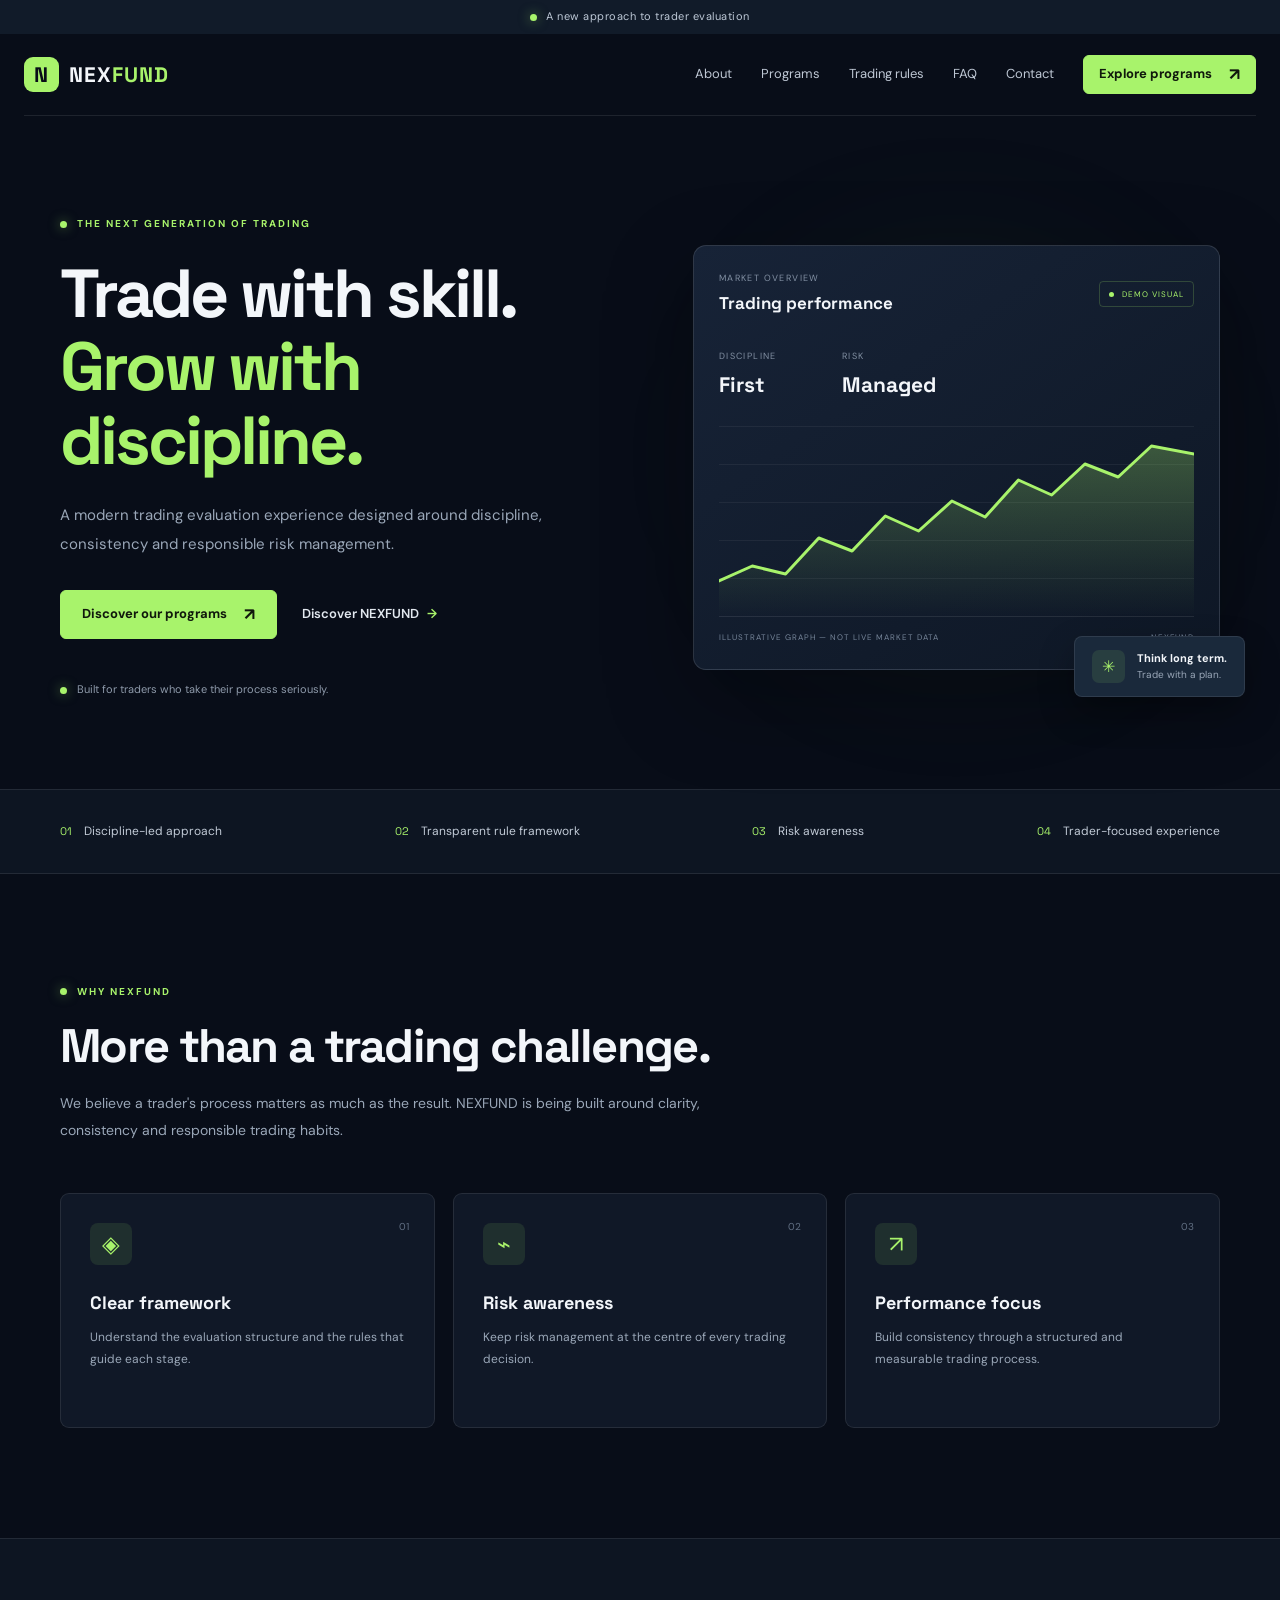
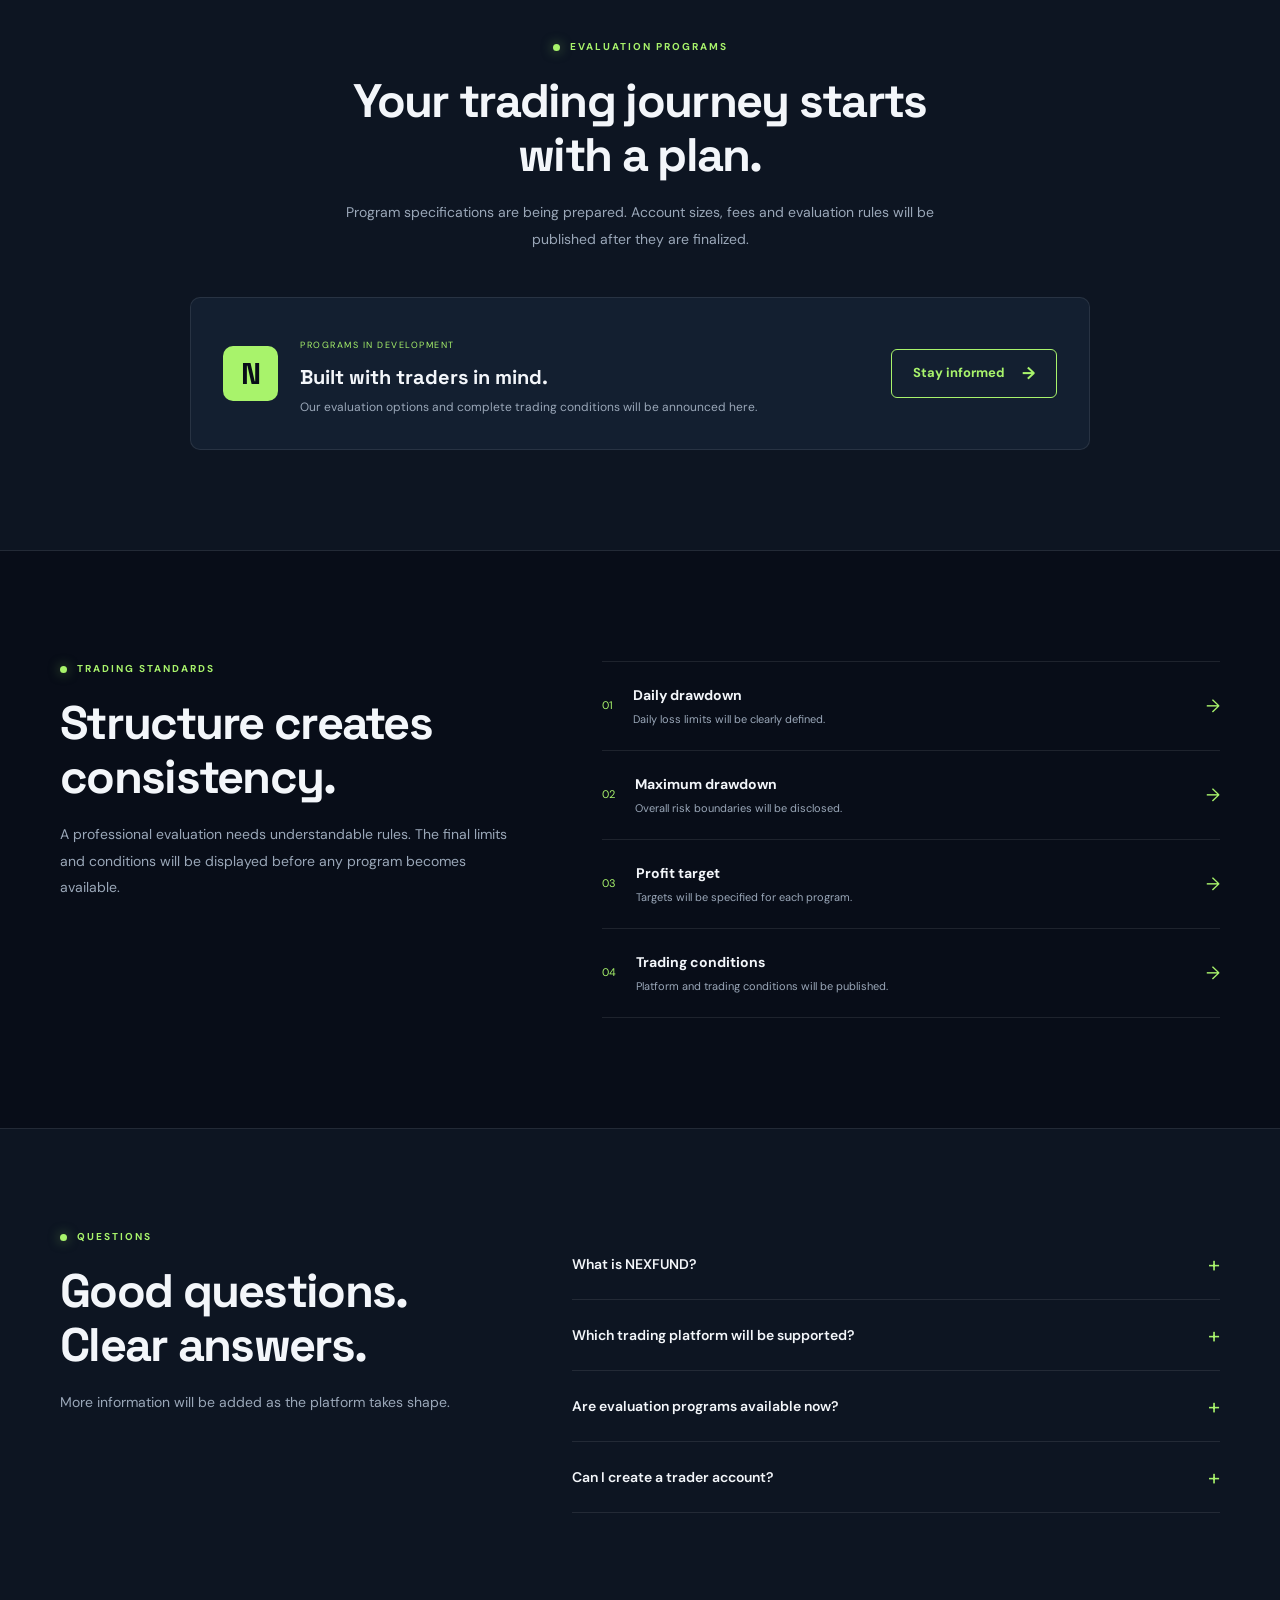
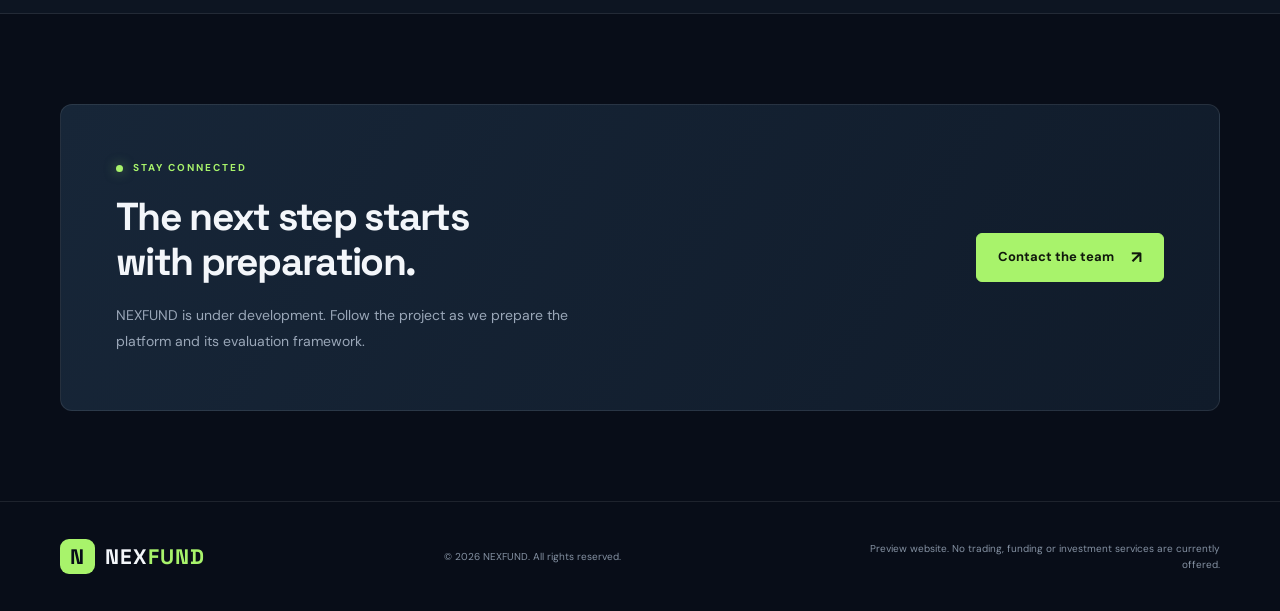
<file: index.html>
<!DOCTYPE html>
<html lang="en">
<head>
  <meta charset="UTF-8">
  <meta name="viewport" content="width=device-width, initial-scale=1.0">
  <meta name="theme-color" content="#080d18">
  <meta name="description" content="NEXFUND — A modern trading evaluation platform built for disciplined traders.">
  <title>NEXFUND | Trade With Purpose</title>
  <link rel="preconnect" href="https://fonts.googleapis.com">
  <link rel="preconnect" href="https://fonts.gstatic.com" crossorigin>
  <link href="https://fonts.googleapis.com/css2?family=DM+Sans:wght@400;500;600;700&family=Space+Grotesk:wght@400;500;600;700&display=swap" rel="stylesheet">
  <link rel="stylesheet" href="styles.css">
  <script src="script.js" defer></script>
</head>
<body>
  <div class="announcement">
    <span class="status-dot"></span>
    A new approach to trader evaluation
  </div>

  <header class="site-header">
    <a class="brand" href="#home" aria-label="NEXFUND home">
      <span class="brand-mark">N</span>
      <span>NEX<span>FUND</span></span>
    </a>

    <button class="menu-toggle" id="menuToggle" aria-label="Open navigation" aria-expanded="false">
      <span></span><span></span><span></span>
    </button>

    <nav class="navigation" id="navigation">
      <a href="#about">About</a>
      <a href="#programs">Programs</a>
      <a href="#rules">Trading rules</a>
      <a href="#faq">FAQ</a>
      <a class="nav-login" href="#contact">Contact</a>
      <a class="button button-small" href="#programs">Explore programs <span>↗</span></a>
    </nav>
  </header>

  <main>
    <section class="hero section-container" id="home">
      <div class="hero-copy">
        <div class="eyebrow"><span></span> THE NEXT GENERATION OF TRADING</div>
        <h1>Trade with skill.<br><span>Grow with discipline.</span></h1>
        <p class="hero-description">
          A modern trading evaluation experience designed around
          discipline, consistency and responsible risk management.
        </p>
        <div class="hero-actions">
          <a class="button" href="#programs">Discover our programs <span>↗</span></a>
          <a class="text-link" href="#about">Discover NEXFUND <span>→</span></a>
        </div>
        <div class="hero-note">
          <span class="status-dot"></span>
          Built for traders who take their process seriously.
        </div>
      </div>

      <div class="hero-visual">
        <div class="visual-glow"></div>
        <div class="chart-card">
          <div class="chart-top">
            <div>
              <span class="muted-label">MARKET OVERVIEW</span>
              <h3>Trading performance</h3>
            </div>
            <span class="live-tag"><i></i> DEMO VISUAL</span>
          </div>
          <div class="chart-stats">
            <div>
              <span class="muted-label">DISCIPLINE</span>
              <strong>First</strong>
            </div>
            <div>
              <span class="muted-label">RISK</span>
              <strong>Managed</strong>
            </div>
          </div>
          <div class="chart">
            <div class="chart-grid"></div>
            <svg viewBox="0 0 500 190" preserveAspectRatio="none" role="img" aria-label="Illustrative upward trading chart">
              <defs>
                <linearGradient id="chartFill" x1="0" x2="0" y1="0" y2="1">
                  <stop offset="0%" stop-color="#a8f36b" stop-opacity=".28"/>
                  <stop offset="100%" stop-color="#a8f36b" stop-opacity="0"/>
                </linearGradient>
              </defs>
              <path class="chart-area" d="M0 155 L35 140 L70 148 L105 112 L140 125 L175 90 L210 105 L245 75 L280 91 L315 54 L350 69 L385 38 L420 51 L455 20 L500 28 L500 190 L0 190 Z"/>
              <path class="chart-line" d="M0 155 L35 140 L70 148 L105 112 L140 125 L175 90 L210 105 L245 75 L280 91 L315 54 L350 69 L385 38 L420 51 L455 20 L500 28"/>
            </svg>
          </div>
          <div class="chart-bottom">
            <span>ILLUSTRATIVE GRAPH — NOT LIVE MARKET DATA</span>
            <span>NEXFUND</span>
          </div>
        </div>
        <div class="floating-label">
          <span class="floating-icon">✳</span>
          <div><strong>Think long term.</strong><small>Trade with a plan.</small></div>
        </div>
      </div>
    </section>

    <section class="trust-strip">
      <div><span>01</span> Discipline-led approach</div>
      <div><span>02</span> Transparent rule framework</div>
      <div><span>03</span> Risk awareness</div>
      <div><span>04</span> Trader-focused experience</div>
    </section>

    <section class="content-section section-container" id="about">
      <div class="section-heading">
        <div class="eyebrow"><span></span> WHY NEXFUND</div>
        <h2>More than a trading challenge.</h2>
        <p>We believe a trader's process matters as much as the result. NEXFUND is being built around clarity, consistency and responsible trading habits.</p>
      </div>
      <div class="feature-grid">
        <article class="feature-card">
          <span class="feature-number">01</span>
          <div class="feature-icon">◈</div>
          <h3>Clear framework</h3>
          <p>Understand the evaluation structure and the rules that guide each stage.</p>
        </article>
        <article class="feature-card">
          <span class="feature-number">02</span>
          <div class="feature-icon">⌁</div>
          <h3>Risk awareness</h3>
          <p>Keep risk management at the centre of every trading decision.</p>
        </article>
        <article class="feature-card">
          <span class="feature-number">03</span>
          <div class="feature-icon">↗</div>
          <h3>Performance focus</h3>
          <p>Build consistency through a structured and measurable trading process.</p>
        </article>
      </div>
    </section>

    <section class="program-section" id="programs">
      <div class="section-container">
        <div class="section-heading centered">
          <div class="eyebrow"><span></span> EVALUATION PROGRAMS</div>
          <h2>Your trading journey starts with a plan.</h2>
          <p>Program specifications are being prepared. Account sizes, fees and evaluation rules will be published after they are finalized.</p>
        </div>
        <div class="program-placeholder">
          <div class="program-symbol">N</div>
          <div>
            <span class="coming-label">PROGRAMS IN DEVELOPMENT</span>
            <h3>Built with traders in mind.</h3>
            <p>Our evaluation options and complete trading conditions will be announced here.</p>
          </div>
          <a class="button button-outline" href="#contact">Stay informed <span>→</span></a>
        </div>
      </div>
    </section>

    <section class="content-section section-container" id="rules">
      <div class="rules-layout">
        <div class="section-heading">
          <div class="eyebrow"><span></span> TRADING STANDARDS</div>
          <h2>Structure creates consistency.</h2>
          <p>A professional evaluation needs understandable rules. The final limits and conditions will be displayed before any program becomes available.</p>
        </div>
        <div class="rules-list">
          <div><span>01</span><p><strong>Daily drawdown</strong><small>Daily loss limits will be clearly defined.</small></p><b>→</b></div>
          <div><span>02</span><p><strong>Maximum drawdown</strong><small>Overall risk boundaries will be disclosed.</small></p><b>→</b></div>
          <div><span>03</span><p><strong>Profit target</strong><small>Targets will be specified for each program.</small></p><b>→</b></div>
          <div><span>04</span><p><strong>Trading conditions</strong><small>Platform and trading conditions will be published.</small></p><b>→</b></div>
        </div>
      </div>
    </section>

    <section class="faq-section" id="faq">
      <div class="section-container faq-layout">
        <div class="section-heading">
          <div class="eyebrow"><span></span> QUESTIONS</div>
          <h2>Good questions.<br>Clear answers.</h2>
          <p>More information will be added as the platform takes shape.</p>
        </div>
        <div class="faq-list">
          <details>
            <summary>What is NEXFUND? <span>+</span></summary>
            <p>NEXFUND is being developed as a proprietary trading evaluation platform. It is not a retail brokerage service.</p>
          </details>
          <details>
            <summary>Which trading platform will be supported? <span>+</span></summary>
            <p>MetaTrader 5 is the planned trading platform. The live integration is not active yet.</p>
          </details>
          <details>
            <summary>Are evaluation programs available now? <span>+</span></summary>
            <p>No. Program details and availability will be announced once the platform and its operating requirements are ready.</p>
          </details>
          <details>
            <summary>Can I create a trader account? <span>+</span></summary>
            <p>Account registration is not active in this preview version. It will be introduced after the secure backend is implemented.</p>
          </details>
        </div>
      </div>
    </section>

    <section class="contact-section section-container" id="contact">
      <div class="contact-card">
        <div>
          <div class="eyebrow"><span></span> STAY CONNECTED</div>
          <h2>The next step starts<br>with preparation.</h2>
          <p>NEXFUND is under development. Follow the project as we prepare the platform and its evaluation framework.</p>
        </div>
        <a class="button" href="mailto:contact@nexfund.example">Contact the team <span>↗</span></a>
      </div>
    </section>
  </main>

  <footer class="site-footer">
    <a class="brand" href="#home"><span class="brand-mark">N</span><span>NEX<span>FUND</span></span></a>
    <p>© <span id="year"></span> NEXFUND. All rights reserved.</p>
    <p class="footer-note">Preview website. No trading, funding or investment services are currently offered.</p>
  </footer>
</body>
              </html>
</file>
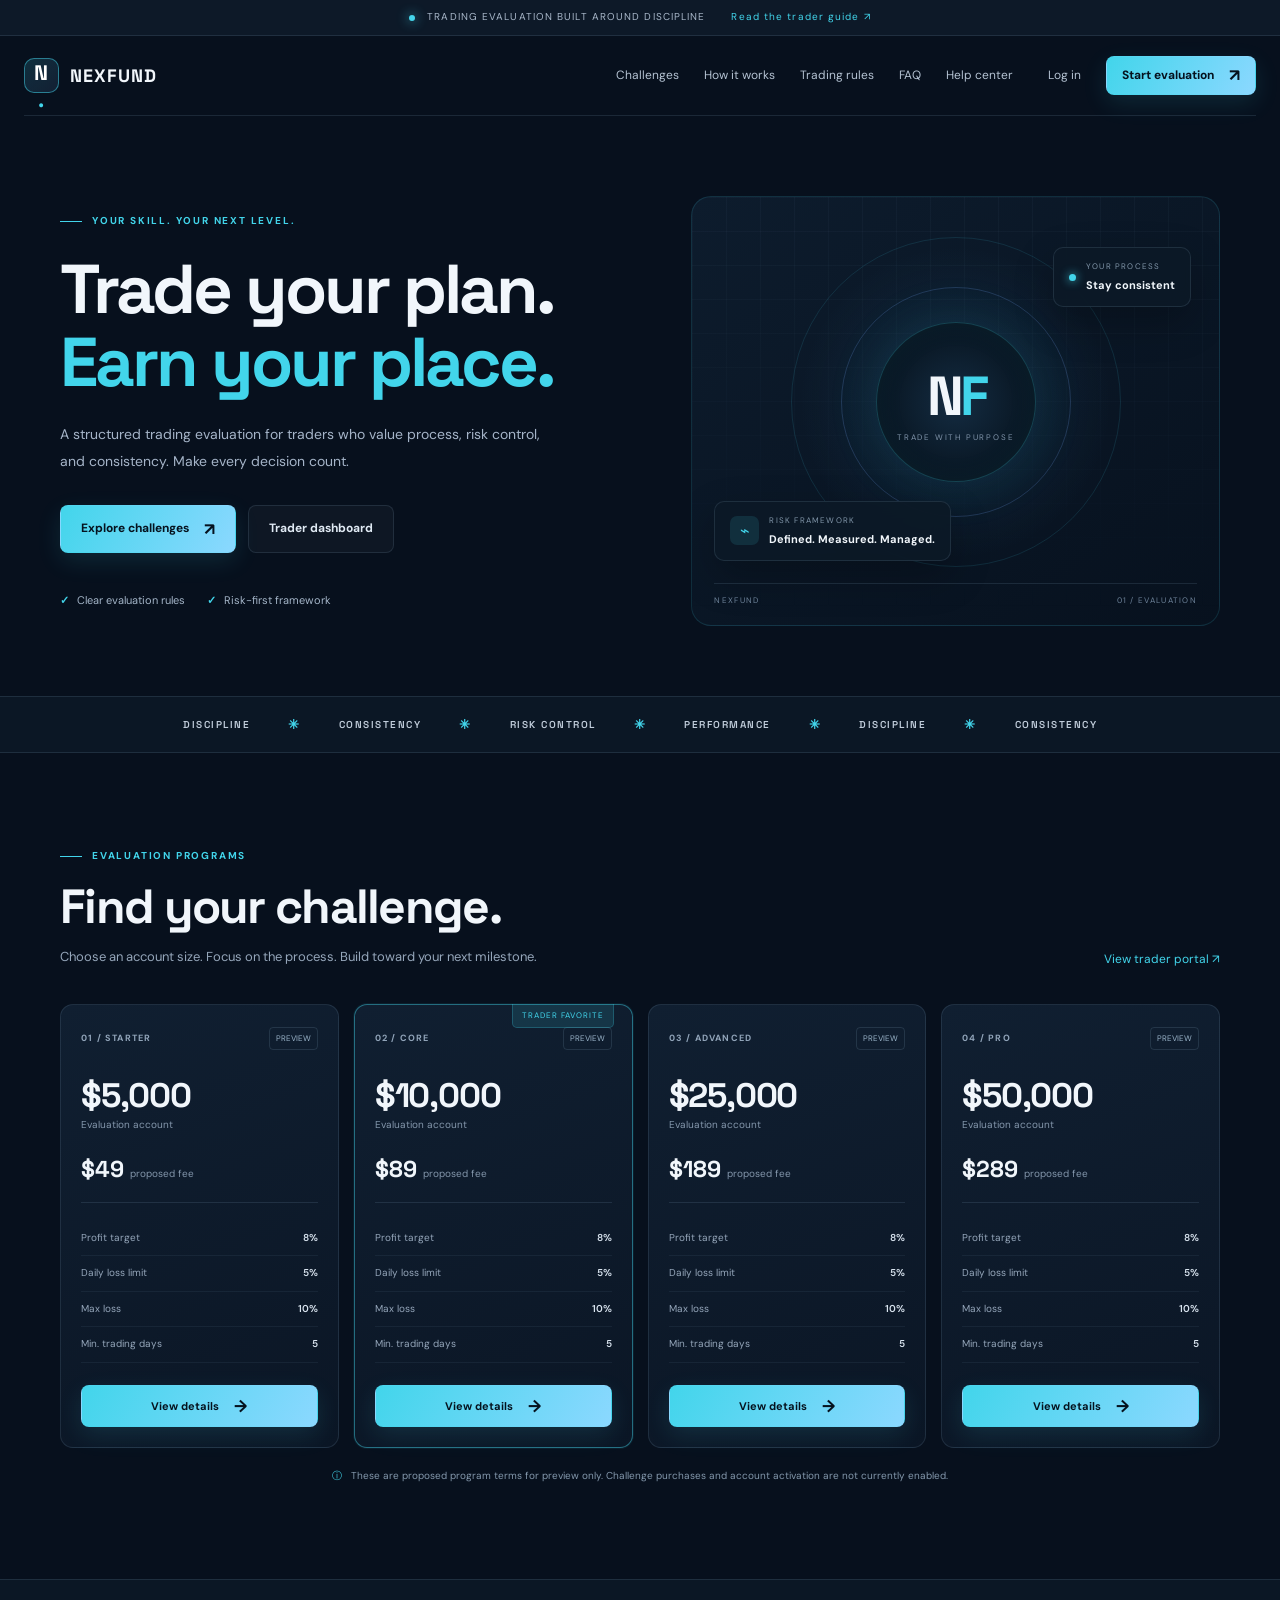
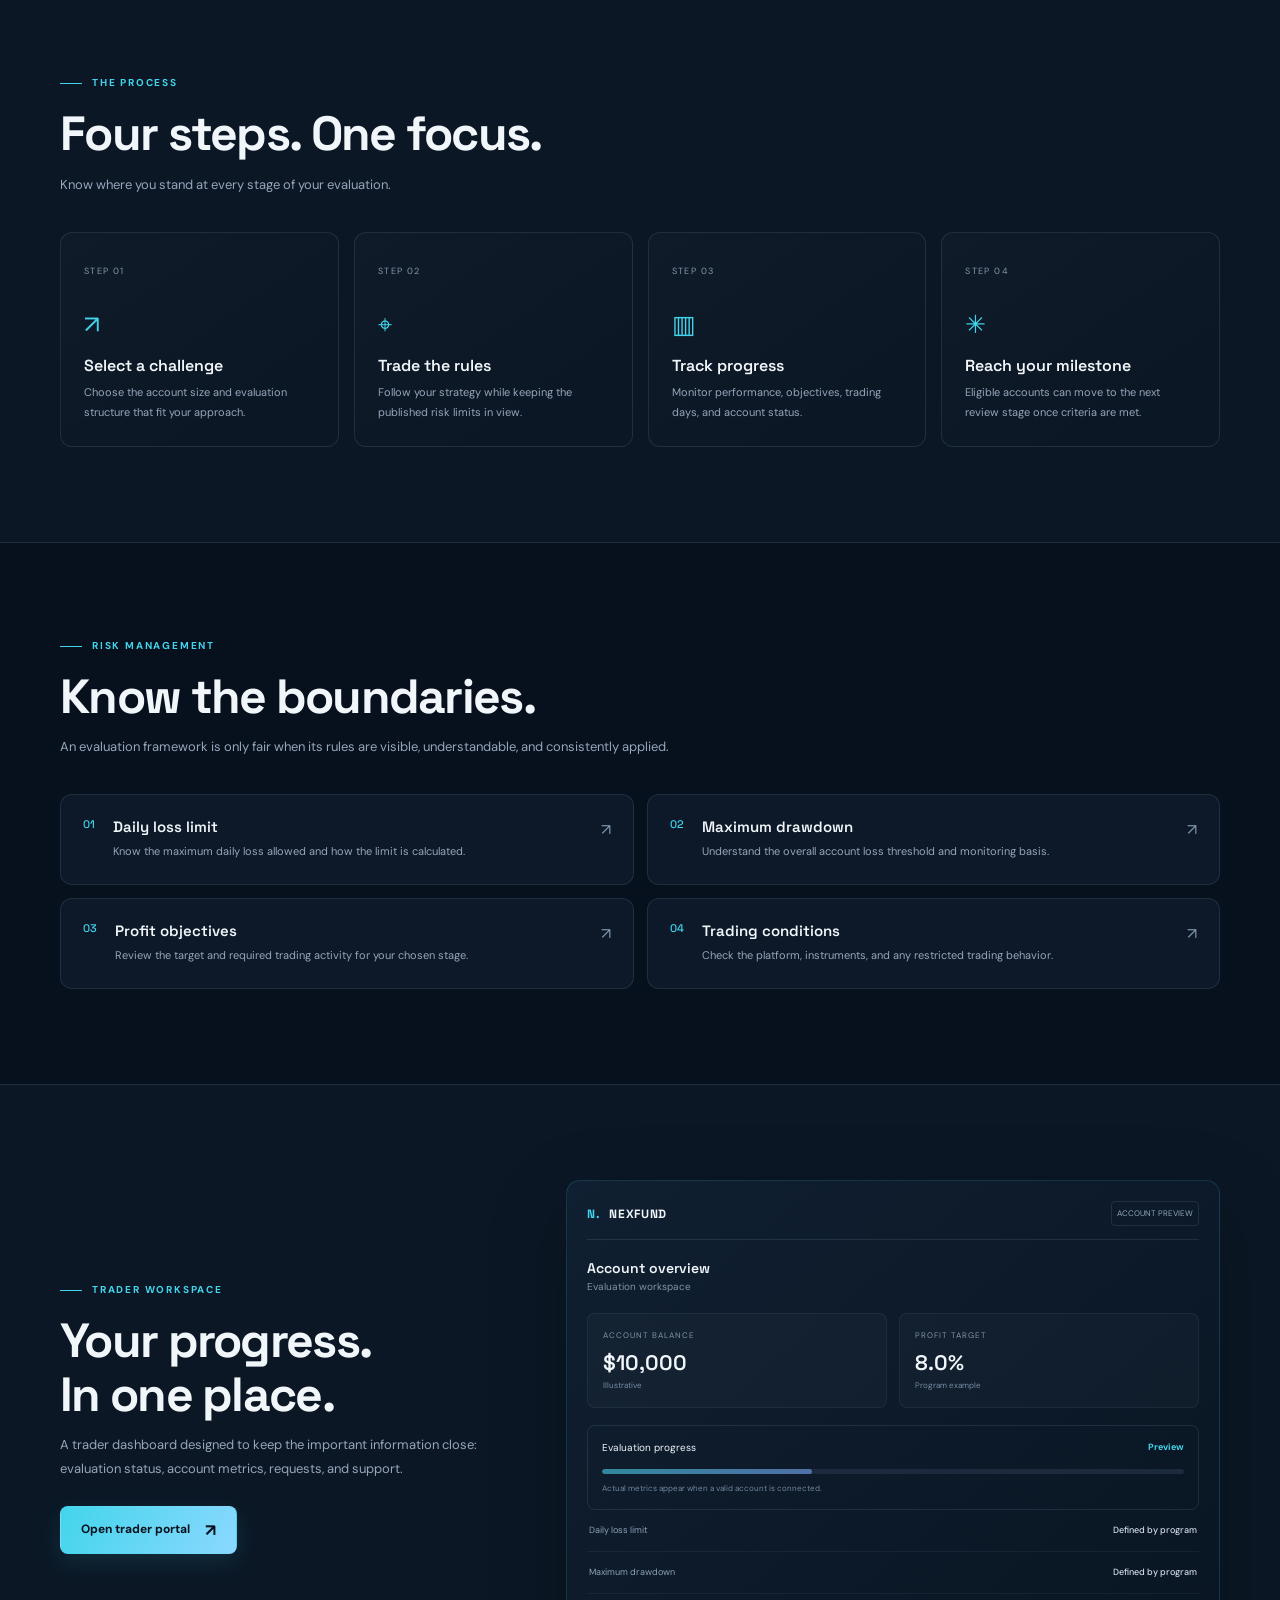
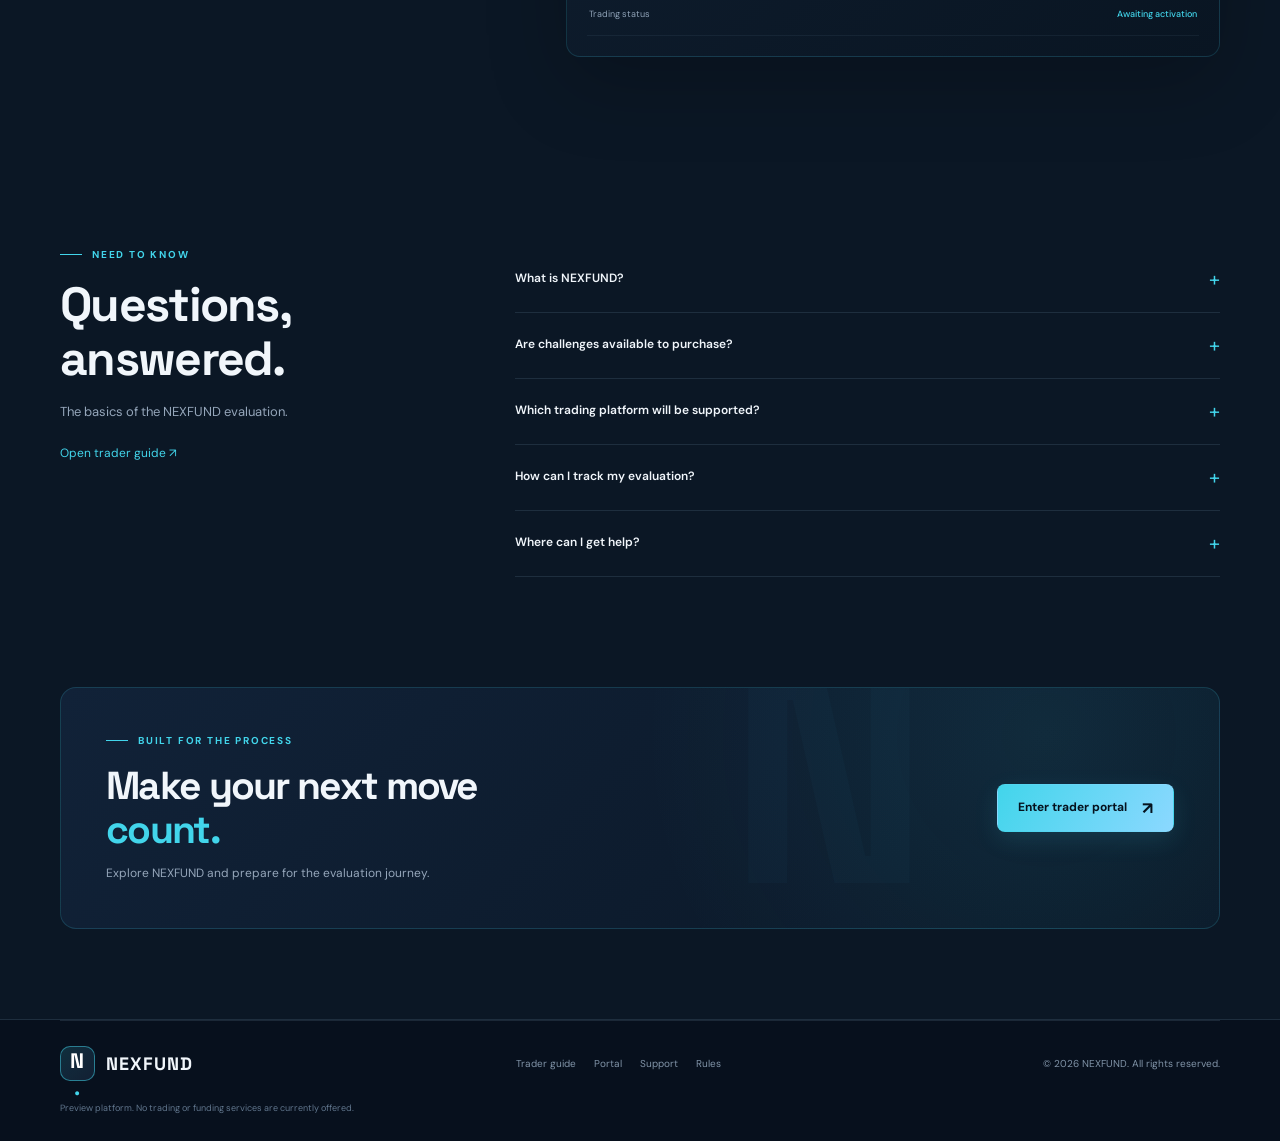
<file: public/index.html>
<!DOCTYPE html>
<html lang="en">
<head>
<meta charset="UTF-8"><meta name="viewport" content="width=device-width,initial-scale=1">
<meta name="theme-color" content="#07101d"><meta name="description" content="NEXFUND trading evaluation — structured challenges, transparent risk rules, and a trader-first dashboard.">
<title>NEXFUND — Earn Your Next Level</title>
<link rel="preconnect" href="https://fonts.googleapis.com"><link rel="preconnect" href="https://fonts.gstatic.com" crossorigin>
<link href="https://fonts.googleapis.com/css2?family=DM+Sans:wght@400;500;600;700&family=Space+Grotesk:wght@400;500;600;700&display=swap" rel="stylesheet">
<link rel="stylesheet" href="styles.css"><script src="script.js" defer></script>
</head>
<body>
<div class="announcement"><span class="pulse"></span> TRADING EVALUATION BUILT AROUND DISCIPLINE <a href="/guide.html">Read the trader guide ↗</a></div>
<header class="site-header">
<a class="brand" href="#home"><span class="brand-symbol">N<span>.</span></span><span>NEXFUND</span></a>
<button class="menu-toggle" id="menuToggle" aria-label="Open navigation" aria-expanded="false"><i></i><i></i><i></i></button>
<nav class="navigation" id="navigation"><a href="#programs">Challenges</a><a href="#how">How it works</a><a href="#rules">Trading rules</a><a href="#faq">FAQ</a><a href="/guide.html">Help center</a><a class="nav-login" href="/app/">Log in</a><a class="button button-small" href="#programs">Start evaluation <span>↗</span></a></nav>
</header>
<main>
<section class="hero section-container" id="home">
<div class="hero-copy"><div class="eyebrow"><span class="eyebrow-line"></span> YOUR SKILL. YOUR NEXT LEVEL.</div>
<h1>Trade your plan.<br><em>Earn your place.</em></h1>
<p class="hero-lead">A structured trading evaluation for traders who value process, risk control, and consistency. Make every decision count.</p>
<div class="hero-buttons"><a class="button" href="#programs">Explore challenges <span>↗</span></a><a class="button secondary" href="/app/">Trader dashboard</a></div>
<div class="hero-proof"><div class="proof-item"><span class="proof-icon">✓</span><span>Clear evaluation rules</span></div><div class="proof-item"><span class="proof-icon">✓</span><span>Risk-first framework</span></div></div></div>
<div class="hero-art"><div class="art-grid"></div><div class="art-orbit orbit-one"></div><div class="art-orbit orbit-two"></div><div class="art-center"><div class="center-mark">N<span>F</span></div><small>TRADE WITH PURPOSE</small></div><div class="floating-chip chip-top"><span class="chip-dot"></span><div><small>YOUR PROCESS</small><strong>Stay consistent</strong></div></div><div class="floating-chip chip-bottom"><div class="chip-icon">⌁</div><div><small>RISK FRAMEWORK</small><strong>Defined. Measured. Managed.</strong></div></div><div class="art-caption">NEXFUND <span>01 / EVALUATION</span></div></div>
</section>
<div class="ticker"><div class="ticker-inner"><span>DISCIPLINE</span><b>✳</b><span>CONSISTENCY</span><b>✳</b><span>RISK CONTROL</span><b>✳</b><span>PERFORMANCE</span><b>✳</b><span>DISCIPLINE</span><b>✳</b><span>CONSISTENCY</span></div></div>
<section class="section section-container" id="programs"><div class="section-top"><div><div class="eyebrow"><span class="eyebrow-line"></span> EVALUATION PROGRAMS</div><h2>Find your challenge.</h2><p class="section-lead">Choose an account size. Focus on the process. Build toward your next milestone.</p></div><a class="plain-link" href="/app/">View trader portal ↗</a></div>
<div class="challenge-grid">
<article class="challenge-card"><div class="challenge-head"><span class="challenge-label">01 / STARTER</span><span class="challenge-status">PREVIEW</span></div><h3>$5,000</h3><p class="account-label">Evaluation account</p><div class="challenge-price">$49 <small>proposed fee</small></div><div class="challenge-divider"></div><ul><li><span>Profit target</span><strong>8%</strong></li><li><span>Daily loss limit</span><strong>5%</strong></li><li><span>Max loss</span><strong>10%</strong></li><li><span>Min. trading days</span><strong>5</strong></li></ul><a class="button card-button" href="/app/">View details <span>→</span></a></article>
<article class="challenge-card popular"><div class="popular-ribbon">TRADER FAVORITE</div><div class="challenge-head"><span class="challenge-label">02 / CORE</span><span class="challenge-status">PREVIEW</span></div><h3>$10,000</h3><p class="account-label">Evaluation account</p><div class="challenge-price">$89 <small>proposed fee</small></div><div class="challenge-divider"></div><ul><li><span>Profit target</span><strong>8%</strong></li><li><span>Daily loss limit</span><strong>5%</strong></li><li><span>Max loss</span><strong>10%</strong></li><li><span>Min. trading days</span><strong>5</strong></li></ul><a class="button card-button" href="/app/">View details <span>→</span></a></article>
<article class="challenge-card"><div class="challenge-head"><span class="challenge-label">03 / ADVANCED</span><span class="challenge-status">PREVIEW</span></div><h3>$25,000</h3><p class="account-label">Evaluation account</p><div class="challenge-price">$189 <small>proposed fee</small></div><div class="challenge-divider"></div><ul><li><span>Profit target</span><strong>8%</strong></li><li><span>Daily loss limit</span><strong>5%</strong></li><li><span>Max loss</span><strong>10%</strong></li><li><span>Min. trading days</span><strong>5</strong></li></ul><a class="button card-button" href="/app/">View details <span>→</span></a></article>
<article class="challenge-card"><div class="challenge-head"><span class="challenge-label">04 / PRO</span><span class="challenge-status">PREVIEW</span></div><h3>$50,000</h3><p class="account-label">Evaluation account</p><div class="challenge-price">$289 <small>proposed fee</small></div><div class="challenge-divider"></div><ul><li><span>Profit target</span><strong>8%</strong></li><li><span>Daily loss limit</span><strong>5%</strong></li><li><span>Max loss</span><strong>10%</strong></li><li><span>Min. trading days</span><strong>5</strong></li></ul><a class="button card-button" href="/app/">View details <span>→</span></a></article>
</div><p class="catalog-note"><span>ⓘ</span> These are proposed program terms for preview only. Challenge purchases and account activation are not currently enabled.</p></section>
<section class="dark-section"><div class="section-container section" id="how"><div class="section-top"><div><div class="eyebrow"><span class="eyebrow-line"></span> THE PROCESS</div><h2>Four steps. One focus.</h2><p class="section-lead">Know where you stand at every stage of your evaluation.</p></div></div><div class="steps-grid"><article class="step-card"><span>STEP 01</span><div class="step-icon">↗</div><h3>Select a challenge</h3><p>Choose the account size and evaluation structure that fit your approach.</p></article><article class="step-card"><span>STEP 02</span><div class="step-icon">⌖</div><h3>Trade the rules</h3><p>Follow your strategy while keeping the published risk limits in view.</p></article><article class="step-card"><span>STEP 03</span><div class="step-icon">▥</div><h3>Track progress</h3><p>Monitor performance, objectives, trading days, and account status.</p></article><article class="step-card"><span>STEP 04</span><div class="step-icon">✳</div><h3>Reach your milestone</h3><p>Eligible accounts can move to the next review stage once criteria are met.</p></article></div></div></section>
<section class="section section-container" id="rules"><div class="section-top"><div><div class="eyebrow"><span class="eyebrow-line"></span> RISK MANAGEMENT</div><h2>Know the boundaries.</h2><p class="section-lead">An evaluation framework is only fair when its rules are visible, understandable, and consistently applied.</p></div></div><div class="rules-grid"><article><span class="rule-number">01</span><div><h3>Daily loss limit</h3><p>Know the maximum daily loss allowed and how the limit is calculated.</p></div><span class="rule-arrow">↗</span></article><article><span class="rule-number">02</span><div><h3>Maximum drawdown</h3><p>Understand the overall account loss threshold and monitoring basis.</p></div><span class="rule-arrow">↗</span></article><article><span class="rule-number">03</span><div><h3>Profit objectives</h3><p>Review the target and required trading activity for your chosen stage.</p></div><span class="rule-arrow">↗</span></article><article><span class="rule-number">04</span><div><h3>Trading conditions</h3><p>Check the platform, instruments, and any restricted trading behavior.</p></div><span class="rule-arrow">↗</span></article></div></section>
<section class="dark-section"><section class="section section-container" id="platform"><div class="platform-layout"><div class="platform-copy"><div class="eyebrow"><span class="eyebrow-line"></span> TRADER WORKSPACE</div><h2>Your progress.<br>In one place.</h2><p class="section-lead">A trader dashboard designed to keep the important information close: evaluation status, account metrics, requests, and support.</p><a class="button" href="/app/">Open trader portal <span>↗</span></a></div><div class="dashboard-preview"><div class="preview-bar"><div class="preview-brand"><span>N.</span> NEXFUND</div><span class="preview-live">ACCOUNT PREVIEW</span></div><div class="preview-body"><div class="preview-title">Account overview <small>Evaluation workspace</small></div><div class="preview-metrics"><div><small>ACCOUNT BALANCE</small><strong>$10,000</strong><span class="preview-muted">Illustrative</span></div><div><small>PROFIT TARGET</small><strong>8.0%</strong><span class="preview-muted">Program example</span></div></div><div class="preview-progress"><div class="progress-label"><span>Evaluation progress</span><b>Preview</b></div><div class="progress-track"><span></span></div><small>Actual metrics appear when a valid account is connected.</small></div><div class="preview-row"><span>Daily loss limit</span><b>Defined by program</b></div><div class="preview-row"><span>Maximum drawdown</span><b>Defined by program</b></div><div class="preview-row"><span>Trading status</span><b class="preview-status">Awaiting activation</b></div></div></div></div></section>
<section class="section section-container" id="faq"><div class="faq-layout"><div><div class="eyebrow"><span class="eyebrow-line"></span> NEED TO KNOW</div><h2>Questions,<br>answered.</h2><p class="section-lead">The basics of the NEXFUND evaluation.</p><a class="plain-link" href="/guide.html">Open trader guide ↗</a></div><div class="faq-list"><details><summary>What is NEXFUND?<span>+</span></summary><p>NEXFUND is being developed as a trading evaluation platform with structured challenges and risk criteria.</p></details><details><summary>Are challenges available to purchase?<span>+</span></summary><p>Not yet. The listed account sizes and fees are previews; checkout and account activation are not enabled.</p></details><details><summary>Which trading platform will be supported?<span>+</span></summary><p>MetaTrader 5 is planned. A live MT5 connection and account provisioning have not been confirmed active.</p></details><details><summary>How can I track my evaluation?<span>+</span></summary><p>Use the trader portal to explore the workspace. Live evaluation data requires an active account and backend integration.</p></details><details><summary>Where can I get help?<span>+</span></summary><p>Visit the trader guide or open the support area through the trader portal.</p></details></div></div></section>
<section class="closing section-container"><div class="closing-card"><div><div class="eyebrow"><span class="eyebrow-line"></span> BUILT FOR THE PROCESS</div><h2>Make your next move<br><em>count.</em></h2><p>Explore NEXFUND and prepare for the evaluation journey.</p></div><a class="button" href="/app/">Enter trader portal <span>↗</span></a><div class="closing-decoration">N</div></div></section>
</main>
<footer class="footer section-container"><a class="brand" href="#home"><span class="brand-symbol">N<span>.</span></span><span>NEXFUND</span></a><div class="footer-links"><a href="/guide.html">Trader guide</a><a href="/app/">Portal</a><a href="/app/support.html">Support</a><a href="#rules">Rules</a></div><p>© <span id="year"></span> NEXFUND. All rights reserved.</p><small>Preview platform. No trading or funding services are currently offered.</small></footer>
</body></html>
</file>
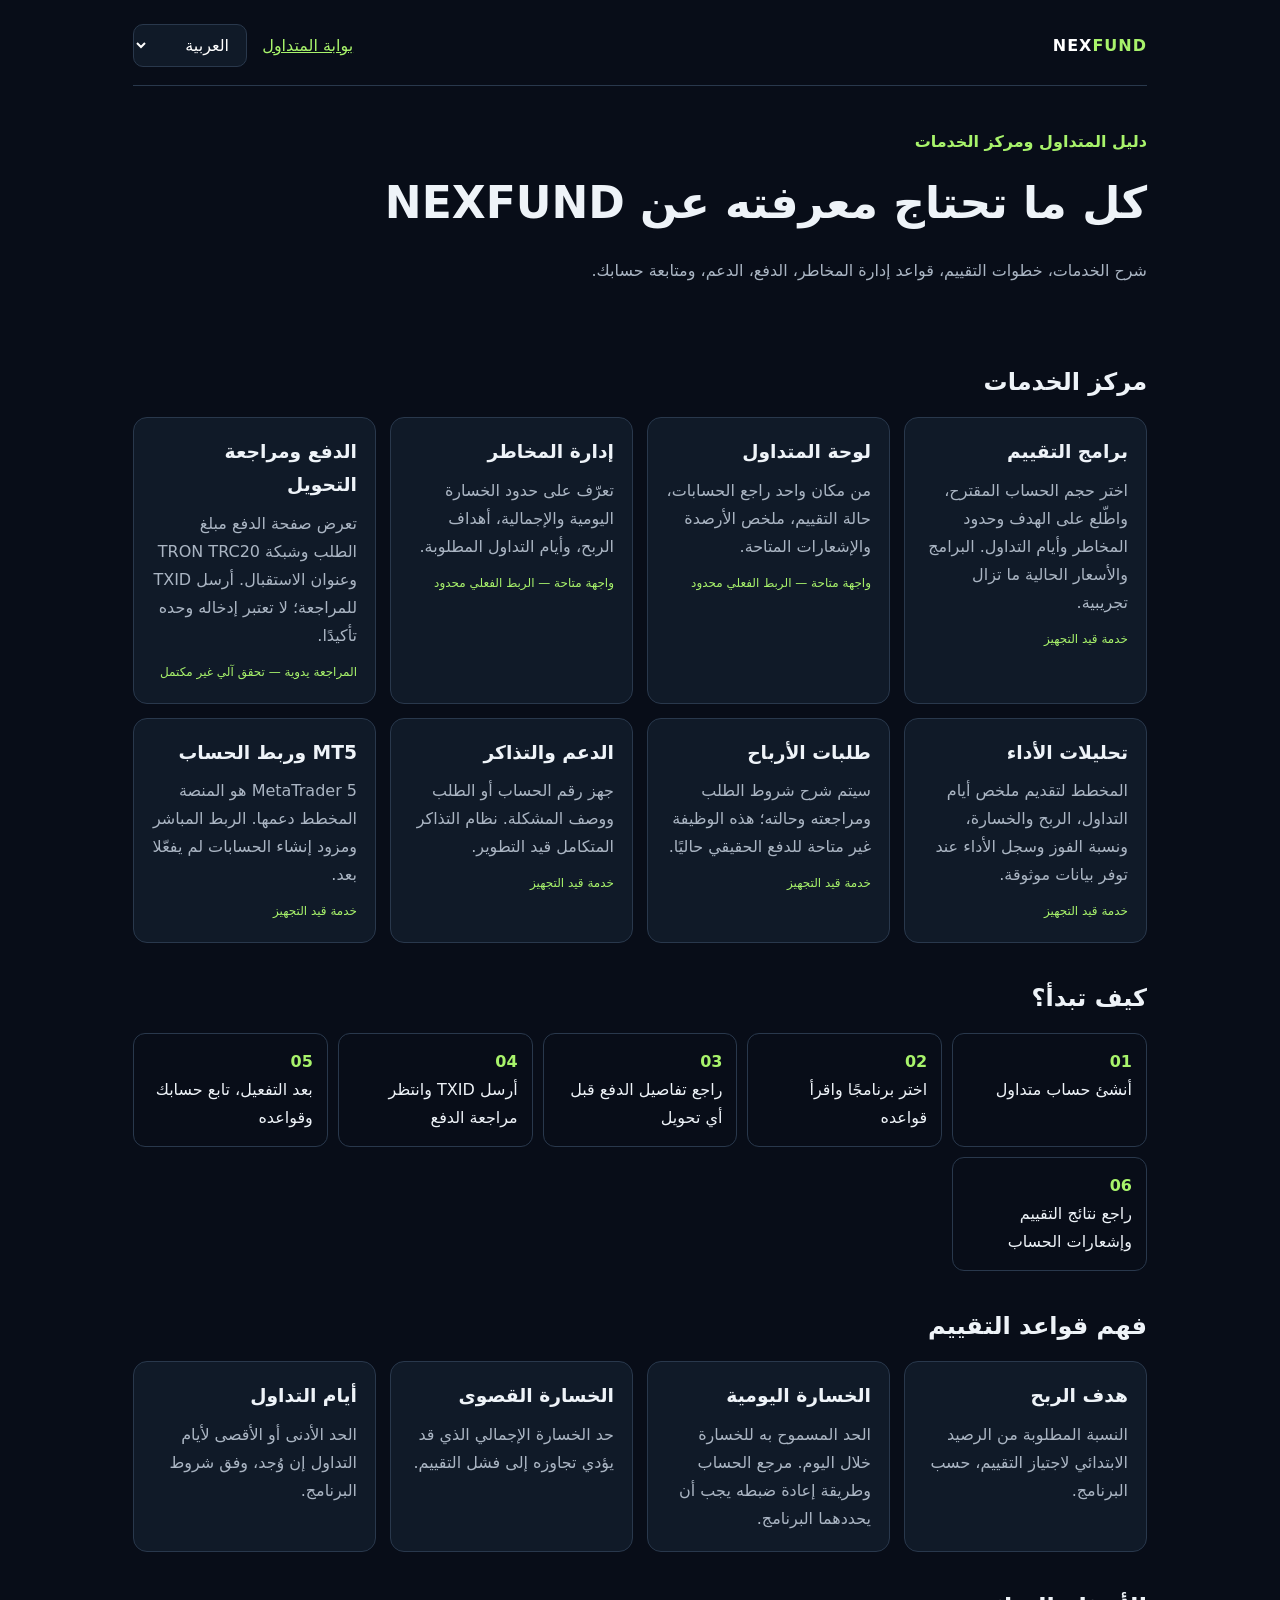
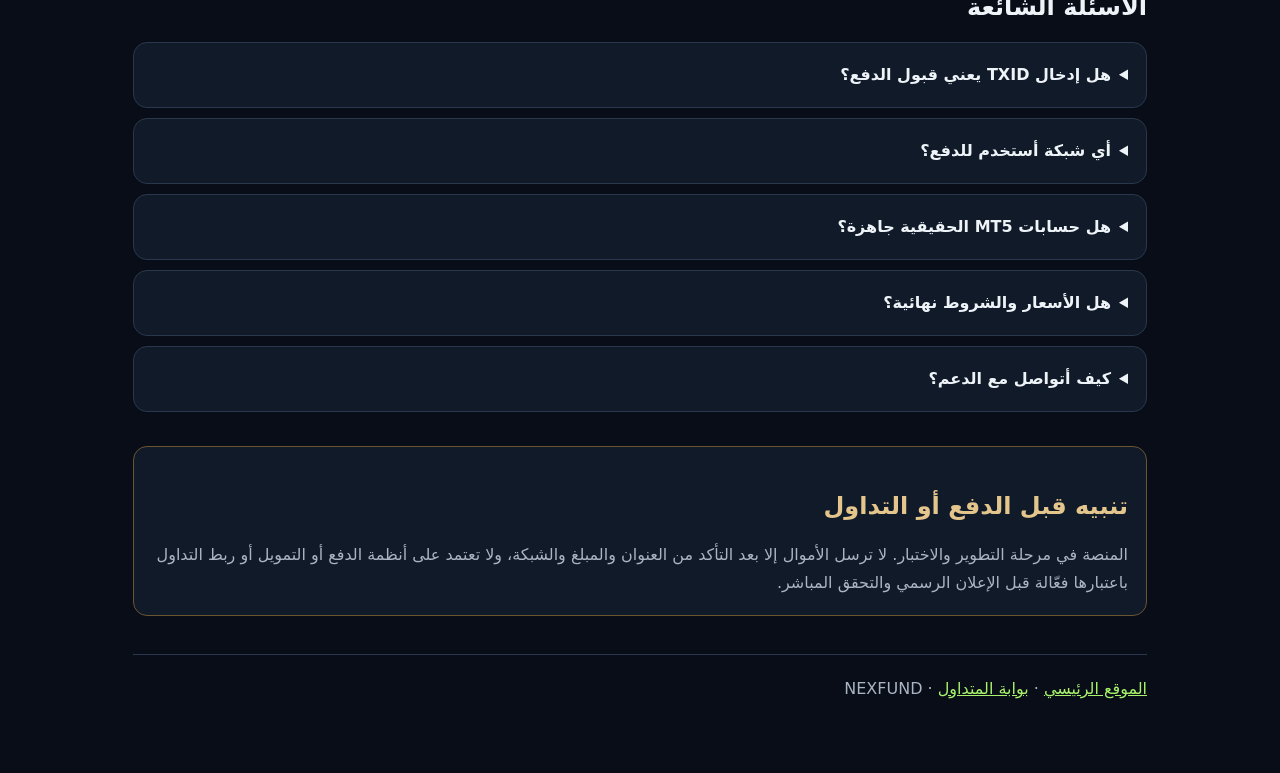
<file: public/guide.html>
<!doctype html>
<html lang="ar" dir="rtl">
<head><meta charset="utf-8"><meta name="viewport" content="width=device-width,initial-scale=1"><meta name="theme-color" content="#080d18"><title>دليل خدمات NEXFUND</title>
<style>
:root{color-scheme:dark;--bg:#080d18;--card:#101a28;--line:#29384c;--green:#a8f36b;--muted:#aab5c3}*{box-sizing:border-box}body{margin:0;background:var(--bg);color:#eef3f8;font-family:system-ui,-apple-system,"Segoe UI",sans-serif;line-height:1.75}.wrap{max-width:1050px;margin:auto;padding:24px 18px 70px}.top{display:flex;justify-content:space-between;align-items:center;gap:12px;flex-wrap:wrap;border-bottom:1px solid var(--line);padding-bottom:18px}.brand{font-weight:800;letter-spacing:1px;color:#fff;text-decoration:none}.brand span{color:var(--green)}a{color:var(--green)}select,button{background:var(--card);color:#fff;border:1px solid var(--line);padding:10px 13px;border-radius:10px;font:inherit}.hero{padding:42px 0 26px}.hero h1{font-size:clamp(28px,5vw,44px);margin:8px 0}.hero p,.muted{color:var(--muted)}.tag{color:var(--green);font-weight:700}.grid{display:grid;grid-template-columns:repeat(auto-fit,minmax(230px,1fr));gap:14px}.card,details{background:var(--card);border:1px solid var(--line);border-radius:14px;padding:18px}.card h3{margin:0 0 8px}.card p{color:var(--muted);margin:0}.status{font-size:12px;color:var(--green);margin-top:12px;display:inline-block}.section{margin-top:34px}.section h2{margin-bottom:14px}.steps{display:grid;grid-template-columns:repeat(auto-fit,minmax(180px,1fr));gap:10px}.step{padding:14px;border:1px solid var(--line);border-radius:12px}.step b{color:var(--green);display:block}details{margin:10px 0}summary{cursor:pointer;font-weight:700}footer{margin-top:38px;border-top:1px solid var(--line);padding-top:20px;color:var(--muted)}.warning{border-color:#6a5531;color:#e4c68c}
</style></head>
<body><main class="wrap"><header class="top"><a class="brand" href="/">NEX<span>FUND</span></a><div><a href="/app/">بوابة المتداول</a> &nbsp; <label><select id="lang" aria-label="Language"><option value="ar">العربية</option><option value="en">English</option><option value="fr">Français</option><option value="es">Español</option></select></label></div></header>
<section class="hero"><span class="tag" data-i="eyebrow">دليل المتداول ومركز الخدمات</span><h1 data-i="title">كل ما تحتاج معرفته عن NEXFUND</h1><p data-i="lead">شرح الخدمات، خطوات التقييم، قواعد إدارة المخاطر، الدفع، الدعم، ومتابعة حسابك.</p></section>
<section class="section"><h2 data-i="servicesTitle">مركز الخدمات</h2><div class="grid">
<article class="card"><h3 data-i="svc1">برامج التقييم</h3><p data-i="svc1p">اختر حجم الحساب المقترح، واطّلع على الهدف وحدود المخاطر وأيام التداول. البرامج والأسعار الحالية ما تزال تجريبية.</p><span class="status" data-i="planned">خدمة قيد التجهيز</span></article>
<article class="card"><h3 data-i="svc2">لوحة المتداول</h3><p data-i="svc2p">من مكان واحد راجع الحسابات، حالة التقييم، ملخص الأرصدة والإشعارات المتاحة.</p><span class="status" data-i="prototype">واجهة متاحة — الربط الفعلي محدود</span></article>
<article class="card"><h3 data-i="svc3">إدارة المخاطر</h3><p data-i="svc3p">تعرّف على حدود الخسارة اليومية والإجمالية، أهداف الربح، وأيام التداول المطلوبة.</p><span class="status" data-i="prototype">محرك تقييم أولي</span></article>
<article class="card"><h3 data-i="svc4">الدفع ومراجعة التحويل</h3><p data-i="svc4p">تعرض صفحة الدفع مبلغ الطلب وشبكة TRON TRC20 وعنوان الاستقبال. أرسل TXID للمراجعة؛ لا تعتبر إدخاله وحده تأكيدًا.</p><span class="status" data-i="manual">المراجعة يدوية — تحقق آلي غير مكتمل</span></article>
<article class="card"><h3 data-i="svc5">تحليلات الأداء</h3><p data-i="svc5p">المخطط لتقديم ملخص أيام التداول، الربح والخسارة، ونسبة الفوز وسجل الأداء عند توفر بيانات موثوقة.</p><span class="status" data-i="planned">قيد التطوير</span></article>
<article class="card"><h3 data-i="svc6">طلبات الأرباح</h3><p data-i="svc6p">سيتم شرح شروط الطلب ومراجعته وحالته؛ هذه الوظيفة غير متاحة للدفع الحقيقي حاليًا.</p><span class="status" data-i="planned">قيد التطوير</span></article>
<article class="card"><h3 data-i="svc7">الدعم والتذاكر</h3><p data-i="svc7p">جهز رقم الحساب أو الطلب ووصف المشكلة. نظام التذاكر المتكامل قيد التطوير.</p><span class="status" data-i="planned">قيد التطوير</span></article>
<article class="card"><h3 data-i="svc8">MT5 وربط الحساب</h3><p data-i="svc8p">MetaTrader 5 هو المنصة المخطط دعمها. الربط المباشر ومزود إنشاء الحسابات لم يفعّلا بعد.</p><span class="status" data-i="planned">تكامل مباشر غير متاح</span></article>
</div></section>
<section class="section"><h2 data-i="journeyTitle">كيف تبدأ؟</h2><div class="steps"><div class="step"><b>01</b><span data-i="j1">أنشئ حساب متداول</span></div><div class="step"><b>02</b><span data-i="j2">اختر برنامجًا واقرأ قواعده</span></div><div class="step"><b>03</b><span data-i="j3">راجع تفاصيل الدفع قبل أي تحويل</span></div><div class="step"><b>04</b><span data-i="j4">أرسل TXID وانتظر مراجعة الدفع</span></div><div class="step"><b>05</b><span data-i="j5">بعد التفعيل، تابع حسابك وقواعده</span></div><div class="step"><b>06</b><span data-i="j6">راجع نتائج التقييم وإشعارات الحساب</span></div></div></section>
<section class="section"><h2 data-i="rulesTitle">فهم قواعد التقييم</h2><div class="grid"><article class="card"><h3 data-i="r1">هدف الربح</h3><p data-i="r1p">النسبة المطلوبة من الرصيد الابتدائي لاجتياز التقييم، حسب البرنامج.</p></article><article class="card"><h3 data-i="r2">الخسارة اليومية</h3><p data-i="r2p">الحد المسموح به للخسارة خلال اليوم. مرجع الحساب وطريقة إعادة ضبطه يجب أن يحددهما البرنامج.</p></article><article class="card"><h3 data-i="r3">الخسارة القصوى</h3><p data-i="r3p">حد الخسارة الإجمالي الذي قد يؤدي تجاوزه إلى فشل التقييم.</p></article><article class="card"><h3 data-i="r4">أيام التداول</h3><p data-i="r4p">الحد الأدنى أو الأقصى لأيام التداول إن وُجد، وفق شروط البرنامج.</p></article></div></section>
<section class="section"><h2 data-i="faqTitle">الأسئلة الشائعة</h2>
<details><summary data-i="q1">هل إدخال TXID يعني قبول الدفع؟</summary><p data-i="a1">لا. TXID يساعد على المراجعة، لكن يجب التحقق من بيانات المعاملة على الشبكة ومطابقة المبلغ والعنوان قبل اعتمادها.</p></details>
<details><summary data-i="q2">أي شبكة أستخدم للدفع؟</summary><p data-i="a2">تستخدم صفحة الدفع شبكة TRON (TRC20) لـ USDT فقط. لا تستخدم شبكة أخرى.</p></details>
<details><summary data-i="q3">هل حسابات MT5 الحقيقية جاهزة؟</summary><p data-i="a3">لا. تكامل MT5 وإنشاء الحسابات عبر مزود خارجي لم يفعّلا بعد؛ الموجود حاليًا تطوير وتجربة.</p></details>
<details><summary data-i="q4">هل الأسعار والشروط نهائية؟</summary><p data-i="a4">لا. الأسعار وشروط البرامج المعروضة مقترحة وقابلة للتغيير، ويجب تأكيدها رسميًا قبل إطلاق البرامج.</p></details>
<details><summary data-i="q5">كيف أتواصل مع الدعم؟</summary><p data-i="a5">استخدم وسيلة التواصل المنشورة على الموقع الرسمي. نظام التذاكر المتكامل ما يزال قيد التطوير.</p></details>
</section>
<section class="section card warning"><h2 data-i="noticeTitle">تنبيه قبل الدفع أو التداول</h2><p data-i="notice">المنصة في مرحلة التطوير والاختبار. لا ترسل الأموال إلا بعد التأكد من العنوان والمبلغ والشبكة، ولا تعتمد على أنظمة الدفع أو التمويل أو ربط التداول باعتبارها فعّالة قبل الإعلان الرسمي والتحقق المباشر.</p></section>
<footer><a href="/" data-i="homeLink">الموقع الرئيسي</a> · <a href="/app/" data-i="appLink">بوابة المتداول</a> · NEXFUND</footer></main>
<script>
const translations={
ar:{eyebrow:"دليل المتداول ومركز الخدمات",title:"كل ما تحتاج معرفته عن NEXFUND",lead:"شرح الخدمات، خطوات التقييم، قواعد إدارة المخاطر، الدفع، الدعم، ومتابعة حسابك.",servicesTitle:"مركز الخدمات",svc1:"برامج التقييم",svc1p:"اختر حجم الحساب المقترح، واطّلع على الهدف وحدود المخاطر وأيام التداول. البرامج والأسعار الحالية ما تزال تجريبية.",planned:"خدمة قيد التجهيز",svc2:"لوحة المتداول",svc2p:"من مكان واحد راجع الحسابات، حالة التقييم، ملخص الأرصدة والإشعارات المتاحة.",prototype:"واجهة متاحة — الربط الفعلي محدود",svc3:"إدارة المخاطر",svc3p:"تعرّف على حدود الخسارة اليومية والإجمالية، أهداف الربح، وأيام التداول المطلوبة.",svc4:"الدفع ومراجعة التحويل",svc4p:"تعرض صفحة الدفع مبلغ الطلب وشبكة TRON TRC20 وعنوان الاستقبال. أرسل TXID للمراجعة؛ لا تعتبر إدخاله وحده تأكيدًا.",manual:"المراجعة يدوية — تحقق آلي غير مكتمل",svc5:"تحليلات الأداء",svc5p:"المخطط لتقديم ملخص أيام التداول، الربح والخسارة، ونسبة الفوز وسجل الأداء عند توفر بيانات موثوقة.",svc6:"طلبات الأرباح",svc6p:"سيتم شرح شروط الطلب ومراجعته وحالته؛ هذه الوظيفة غير متاحة للدفع الحقيقي حاليًا.",svc7:"الدعم والتذاكر",svc7p:"جهز رقم الحساب أو الطلب ووصف المشكلة. نظام التذاكر المتكامل قيد التطوير.",svc8:"MT5 وربط الحساب",svc8p:"MetaTrader 5 هو المنصة المخطط دعمها. الربط المباشر ومزود إنشاء الحسابات لم يفعّلا بعد.",journeyTitle:"كيف تبدأ؟",j1:"أنشئ حساب متداول",j2:"اختر برنامجًا واقرأ قواعده",j3:"راجع تفاصيل الدفع قبل أي تحويل",j4:"أرسل TXID وانتظر مراجعة الدفع",j5:"بعد التفعيل، تابع حسابك وقواعده",j6:"راجع نتائج التقييم وإشعارات الحساب",rulesTitle:"فهم قواعد التقييم",r1:"هدف الربح",r1p:"النسبة المطلوبة من الرصيد الابتدائي لاجتياز التقييم، حسب البرنامج.",r2:"الخسارة اليومية",r2p:"الحد المسموح به للخسارة خلال اليوم. مرجع الحساب وطريقة إعادة ضبطه يجب أن يحددهما البرنامج.",r3:"الخسارة القصوى",r3p:"حد الخسارة الإجمالي الذي قد يؤدي تجاوزه إلى فشل التقييم.",r4:"أيام التداول",r4p:"الحد الأدنى أو الأقصى لأيام التداول إن وُجد، وفق شروط البرنامج.",faqTitle:"الأسئلة الشائعة",q1:"هل إدخال TXID يعني قبول الدفع؟",a1:"لا. TXID يساعد على المراجعة، لكن يجب التحقق من بيانات المعاملة على الشبكة ومطابقة المبلغ والعنوان قبل اعتمادها.",q2:"أي شبكة أستخدم للدفع؟",a2:"تستخدم صفحة الدفع شبكة TRON (TRC20) لـ USDT فقط. لا تستخدم شبكة أخرى.",q3:"هل حسابات MT5 الحقيقية جاهزة؟",a3:"لا. تكامل MT5 وإنشاء الحسابات عبر مزود خارجي لم يفعّلا بعد؛ الموجود حاليًا تطوير وتجربة.",q4:"هل الأسعار والشروط نهائية؟",a4:"لا. الأسعار وشروط البرامج المعروضة مقترحة وقابلة للتغيير، ويجب تأكيدها رسميًا قبل إطلاق البرامج.",q5:"كيف أتواصل مع الدعم؟",a5:"استخدم وسيلة التواصل المنشورة على الموقع الرسمي. نظام التذاكر المتكامل ما يزال قيد التطوير.",noticeTitle:"تنبيه قبل الدفع أو التداول",notice:"المنصة في مرحلة التطوير والاختبار. لا ترسل الأموال إلا بعد التأكد من العنوان والمبلغ والشبكة، ولا تعتمد على أنظمة الدفع أو التمويل أو ربط التداول باعتبارها فعّالة قبل الإعلان الرسمي والتحقق المباشر.",homeLink:"الموقع الرئيسي",appLink:"بوابة المتداول"},
en:{eyebrow:"Trader Guide & Services",title:"Everything you need to know about NEXFUND",lead:"Services, evaluation journey, risk rules, payment, support and account overview.",servicesTitle:"Services Center",svc1:"Evaluation programs",svc1p:"Explore proposed account sizes, targets, risk limits and trading days. Programs and prices remain provisional.",planned:"In preparation",svc2:"Trader dashboard",svc2p:"Review accounts, evaluation status, balance summary and available notifications in one place.",prototype:"Interface available — integration limited",svc3:"Risk management",svc3p:"Understand daily and overall loss limits, profit targets and required trading days.",svc4:"Payments & transfer review",svc4p:"Checkout shows the requested amount, TRON TRC20 network and receiving address. Submit TXID for review; submission alone is not confirmation.",manual:"Manual review — automated verification incomplete",svc5:"Performance analytics",svc5p:"Planned summaries of trading days, P&L, win rate and history when reliable data is available.",svc6:"Payout requests",svc6p:"Eligibility, review and request status will be documented; real payout service is not currently available.",svc7:"Support & tickets",svc7p:"Prepare your account or order reference and a description. Full ticketing is in development.",svc8:"MT5 account integration",svc8p:"MetaTrader 5 is planned. Live connectivity and provider account creation are not enabled.",journeyTitle:"How to get started",j1:"Create a trader account",j2:"Choose a program and read its rules",j3:"Review payment details before sending",j4:"Submit TXID and await review",j5:"After activation, monitor your account and rules",j6:"Review evaluation results and notifications",rulesTitle:"Evaluation rules explained",r1:"Profit target",r1p:"The required gain relative to initial balance for the selected program.",r2:"Daily loss limit",r2p:"Maximum permitted loss for a day. The program must specify its reference balance and reset method.",r3:"Maximum loss",r3p:"Overall loss boundary; exceeding it may fail the evaluation.",r4:"Trading days",r4p:"Minimum or maximum trading days, when applicable, as stated by the program.",faqTitle:"Frequently asked questions",q1:"Does submitting a TXID mean payment is approved?",a1:"No. The transaction must be checked on-chain and the recipient and amount must match before approval.",q2:"Which network should I use?",a2:"Checkout specifies USDT on TRON (TRC20). Do not use another network.",q3:"Are real MT5 accounts ready?",a3:"No. Live MT5 integration and third-party account provisioning are not enabled.",q4:"Are program prices and rules final?",a4:"No. They are provisional and must be officially confirmed before launch.",q5:"How do I contact support?",a5:"Use the contact method published on the official website. Full ticketing is still in development.",noticeTitle:"Before paying or trading",notice:"The platform is in development and testing. Verify the address, amount and network before sending funds. Do not assume payment, funding or trading integrations are live until officially announced and independently verified.",homeLink:"Main website",appLink:"Trader portal"},
fr:{eyebrow:"Guide trader et services",title:"Tout savoir sur NEXFUND",lead:"Services, étapes d’évaluation, règles de risque, paiements, assistance et suivi du compte.",servicesTitle:"Centre de services",svc1:"Programmes d’évaluation",svc1p:"Consultez les tailles de comptes proposées, objectifs, limites de risque et jours de trading. Programmes et tarifs provisoires.",planned:"En préparation",svc2:"Espace trader",svc2p:"Consultez comptes, état d’évaluation, résumé des soldes et notifications disponibles.",prototype:"Interface disponible — intégration limitée",svc3:"Gestion du risque",svc3p:"Comprenez les limites de pertes quotidiennes et globales, objectifs et jours requis.",svc4:"Paiement et vérification",svc4p:"Le paiement affiche montant, réseau TRON TRC20 et adresse. Soumettez le TXID; cela ne confirme pas le paiement.",manual:"Vérification manuelle — automatisation incomplète",svc5:"Analyse de performance",svc5p:"Statistiques prévues sur jours, gains/pertes, taux de réussite et historique, selon les données disponibles.",svc6:"Demandes de gains",svc6p:"Conditions, examen et suivi seront documentés; le service de paiement réel n’est pas disponible.",svc7:"Assistance et tickets",svc7p:"Préparez votre référence de compte/commande et décrivez le problème. Le système de tickets est en développement.",svc8:"Connexion MT5",svc8p:"MetaTrader 5 est prévu. Connexion réelle et création de comptes par fournisseur non activées.",journeyTitle:"Comment commencer",j1:"Créer un compte trader",j2:"Choisir un programme et lire les règles",j3:"Vérifier les détails avant paiement",j4:"Envoyer le TXID et attendre la vérification",j5:"Après activation, suivre compte et règles",j6:"Consulter résultats et notifications",rulesTitle:"Comprendre l’évaluation",r1:"Objectif de profit",r1p:"Gain requis par rapport au solde initial du programme.",r2:"Limite de perte quotidienne",r2p:"Perte maximale journalière; référence et réinitialisation doivent être précisées.",r3:"Perte maximale",r3p:"Limite globale de perte pouvant entraîner l’échec.",r4:"Jours de trading",r4p:"Minimum ou maximum éventuel selon les conditions du programme.",faqTitle:"Questions fréquentes",q1:"Le TXID envoyé signifie-t-il que le paiement est accepté?",a1:"Non. La transaction doit être vérifiée sur la blockchain et le montant et l’adresse doivent correspondre.",q2:"Quel réseau utiliser?",a2:"USDT sur TRON (TRC20) uniquement, selon la page de paiement.",q3:"Les comptes MT5 réels sont-ils disponibles?",a3:"Non. L’intégration MT5 réelle et la création externe de comptes ne sont pas activées.",q4:"Les tarifs et règles sont-ils définitifs?",a4:"Non. Ils restent provisoires et doivent être confirmés avant le lancement.",q5:"Comment contacter l’assistance?",a5:"Utilisez le contact publié sur le site officiel. Le système complet de tickets est en développement.",noticeTitle:"Avant paiement ou trading",notice:"La plateforme est en développement et test. Vérifiez adresse, montant et réseau. Ne considérez pas les paiements, le financement ou l’intégration trading comme actifs sans annonce et vérification.",homeLink:"Site principal",appLink:"Espace trader"},
es:{eyebrow:"Guía del trader y servicios",title:"Todo lo que necesitas saber sobre NEXFUND",lead:"Servicios, evaluación, reglas de riesgo, pagos, soporte y seguimiento de cuenta.",servicesTitle:"Centro de servicios",svc1:"Programas de evaluación",svc1p:"Consulta tamaños propuestos, objetivos, límites de riesgo y días de trading. Programas y precios son provisionales.",planned:"En preparación",svc2:"Panel del trader",svc2p:"Consulta cuentas, estado de evaluación, resumen de balances y notificaciones disponibles.",prototype:"Interfaz disponible — integración limitada",svc3:"Gestión de riesgos",svc3p:"Conoce límites de pérdidas diarias y totales, objetivos y días de trading requeridos.",svc4:"Pagos y revisión",svc4p:"El pago muestra importe, red TRON TRC20 y dirección. Envía TXID para revisión; no confirma por sí solo.",manual:"Revisión manual — verificación automática incompleta",svc5:"Analítica de rendimiento",svc5p:"Resúmenes previstos de días, ganancias/pérdidas, porcentaje de aciertos e historial con datos fiables.",svc6:"Solicitudes de payout",svc6p:"Se documentarán requisitos y revisión; los pagos reales aún no están disponibles.",svc7:"Soporte y tickets",svc7p:"Incluye referencia de cuenta/pedido y descripción. El sistema de tickets está en desarrollo.",svc8:"Integración MT5",svc8p:"MetaTrader 5 está previsto. Conexión real y creación externa de cuentas no están activadas.",journeyTitle:"Cómo empezar",j1:"Crear cuenta de trader",j2:"Elegir programa y leer reglas",j3:"Revisar el pago antes de enviar",j4:"Enviar TXID y esperar revisión",j5:"Tras activación, revisar cuenta y reglas",j6:"Consultar resultados y notificaciones",rulesTitle:"Reglas de evaluación",r1:"Objetivo de beneficio",r1p:"Ganancia requerida respecto al saldo inicial del programa.",r2:"Límite diario",r2p:"Pérdida diaria máxima; referencia y reinicio deben estar definidos.",r3:"Pérdida máxima",r3p:"Límite global de pérdidas que puede provocar el fallo.",r4:"Días de trading",r4p:"Mínimo o máximo, si aplica, según las condiciones del programa.",faqTitle:"Preguntas frecuentes",q1:"¿Enviar TXID significa que se aprobó el pago?",a1:"No. Debe verificarse en la cadena y coincidir la dirección y el importe antes de aprobar.",q2:"¿Qué red debo usar?",a2:"USDT por TRON (TRC20) solamente, según el checkout.",q3:"¿Están listos los MT5 reales?",a3:"No. La integración MT5 real y el aprovisionamiento externo no están activados.",q4:"¿Los precios y reglas son definitivos?",a4:"No. Son provisionales y deben confirmarse oficialmente antes del lanzamiento.",q5:"¿Cómo contacto soporte?",a5:"Usa el contacto publicado en la web oficial. El sistema completo de tickets sigue en desarrollo.",noticeTitle:"Antes de pagar o operar",notice:"La plataforma está en desarrollo y pruebas. Verifica dirección, importe y red. No des por activados pagos, financiación o conexión de trading sin anuncio y comprobación.",homeLink:"Sitio principal",appLink:"Portal del trader"}};
function applyLang(lang){const t=translations[lang]||translations.ar;document.documentElement.lang=lang;document.documentElement.dir=lang==="ar"?"rtl":"ltr";document.querySelectorAll("[data-i]").forEach(el=>{const key=el.dataset.i;if(t[key])el.textContent=t[key];});}
document.getElementById("lang").addEventListener("change",e=>applyLang(e.target.value));applyLang("ar");
</script></body></html>
</file>
<file: styles.css>
:root {
  --bg: #080d18;
  --surface: #101827;
  --surface-light: #141f30;
  --text: #f3f6fa;
  --muted: #9aa7b8;
  --accent: #a8f36b;
  --border: rgba(255,255,255,.09);
  --font: "DM Sans", sans-serif;
  --display: "Space Grotesk", sans-serif;
}

* { box-sizing: border-box; margin: 0; padding: 0; }

html { scroll-behavior: smooth; }

body {
  background: var(--bg);
  color: var(--text);
  font-family: var(--font);
  line-height: 1.6;
  overflow-x: hidden;
}

a { color: inherit; text-decoration: none; }

button { font: inherit; }

.section-container {
  width: min(1160px, calc(100% - 48px));
  margin-inline: auto;
}

.announcement {
  min-height: 34px;
  display: flex;
  justify-content: center;
  align-items: center;
  gap: 9px;
  background: #111b29;
  color: #bdc8d6;
  font-size: 11px;
  letter-spacing: .5px;
}

.status-dot, .eyebrow span {
  width: 7px;
  height: 7px;
  display: inline-block;
  border-radius: 50%;
  background: var(--accent);
  box-shadow: 0 0 12px rgba(168,243,107,.5);
}

.site-header {
  height: 82px;
  width: min(1240px, calc(100% - 48px));
  margin: auto;
  display: flex;
  justify-content: space-between;
  align-items: center;
  border-bottom: 1px solid var(--border);
}

.brand {
  display: inline-flex;
  align-items: center;
  gap: 10px;
  font-family: var(--display);
  font-size: 21px;
  font-weight: 700;
  letter-spacing: 1px;
}

.brand > span:last-child > span { color: var(--accent); }

.brand-mark {
  width: 35px;
  height: 35px;
  display: grid;
  place-items: center;
  color: var(--bg);
  background: var(--accent);
  border-radius: 9px;
  font-size: 21px;
  font-weight: 700;
}

.navigation {
  display: flex;
  align-items: center;
  gap: 29px;
}

.navigation > a:not(.button) {
  color: #bdc6d3;
  font-size: 13px;
  transition: color .2s;
}

.navigation > a:not(.button):hover,
.text-link:hover { color: var(--accent); }

.button {
  min-height: 49px;
  padding: 0 21px;
  display: inline-flex;
  justify-content: center;
  align-items: center;
  gap: 17px;
  border: 1px solid var(--accent);
  border-radius: 6px;
  background: var(--accent);
  color: #10180c;
  font-weight: 700;
  font-size: 13px;
  transition: transform .2s, background .2s;
}

.button:hover { transform: translateY(-2px); background: #bbff87; }

.button span { font-size: 17px; }

.button-small { min-height: 39px; padding: 0 15px; }

.button-outline {
  background: transparent;
  color: var(--accent);
}

.button-outline:hover { color: #10180c; }

.menu-toggle {
  display: none;
  background: none;
  border: 0;
  cursor: pointer;
}

.hero {
  min-height: 610px;
  padding-block: 100px 90px;
  display: grid;
  grid-template-columns: 1.05fr .95fr;
  align-items: center;
  gap: 50px;
}

.eyebrow {
  display: flex;
  align-items: center;
  gap: 10px;
  color: var(--accent);
  font-size: 10px;
  font-weight: 700;
  letter-spacing: 2px;
}

.hero h1 {
  margin-top: 25px;
  font-family: var(--display);
  font-size: clamp(43px, 5.5vw, 68px);
  line-height: 1.08;
  letter-spacing: -3px;
}

.hero h1 span { color: var(--accent); }

.hero-description {
  max-width: 490px;
  margin-top: 24px;
  color: var(--muted);
  font-size: 15px;
  line-height: 1.9;
}

.hero-actions {
  margin-top: 32px;
  display: flex;
  align-items: center;
  flex-wrap: wrap;
  gap: 25px;
}

.text-link {
  color: #e2e8ef;
  font-size: 13px;
  font-weight: 600;
}

.text-link span { margin-left: 5px; color: var(--accent); }

.hero-note {
  margin-top: 42px;
  display: flex;
  align-items: center;
  gap: 10px;
  color: #8e9aaa;
  font-size: 11px;
}

.hero-visual { position: relative; padding: 20px 0; }

.visual-glow {
  position: absolute;
  width: 330px;
  height: 330px;
  top: 50%;
  left: 50%;
  transform: translate(-50%, -50%);
  background: rgba(89,156,61,.13);
  filter: blur(85px);
  border-radius: 50%;
}

.chart-card {
  position: relative;
  padding: 25px;
  background: linear-gradient(145deg, #172337, #0e1725);
  border: 1px solid rgba(255,255,255,.12);
  border-radius: 13px;
  box-shadow: 0 30px 90px rgba(0,0,0,.3);
}

.chart-top, .chart-bottom {
  display: flex;
  justify-content: space-between;
  align-items: center;
}

.muted-label {
  display: block;
  color: #8290a3;
  font-size: 9px;
  letter-spacing: 1.4px;
}

.chart-top h3 {
  margin-top: 5px;
  font-family: var(--display);
  font-size: 17px;
}

.live-tag {
  padding: 6px 9px;
  border: 1px solid rgba(168,243,107,.2);
  border-radius: 4px;
  color: var(--accent);
  font-size: 8px;
  letter-spacing: 1px;
}

.live-tag i {
  width: 5px;
  height: 5px;
  display: inline-block;
  margin-right: 5px;
  border-radius: 50%;
  background: var(--accent);
}

.chart-stats {
  display: flex;
  gap: 65px;
  margin-top: 32px;
}

.chart-stats strong {
  display: block;
  margin-top: 4px;
  font-family: var(--display);
  font-size: 21px;
}

.chart {
  position: relative;
  height: 190px;
  margin-top: 25px;
  overflow: hidden;
}

.chart-grid {
  position: absolute;
  inset: 0;
  background-image: linear-gradient(rgba(255,255,255,.055) 1px, transparent 1px);
  background-size: 100% 38px;
}

.chart svg { position: relative; width: 100%; height: 100%; overflow: visible; }

.chart-area { fill: url(#chartFill); }

.chart-line {
  fill: none;
  stroke: var(--accent);
  stroke-width: 3;
  stroke-linecap: round;
  stroke-linejoin: round;
  vector-effect: non-scaling-stroke;
}

.chart-bottom {
  padding-top: 14px;
  border-top: 1px solid var(--border);
  color: #77869a;
  font-size: 8px;
  letter-spacing: 1px;
}

.floating-label {
  position: absolute;
  right: -25px;
  bottom: -7px;
  display: flex;
  align-items: center;
  gap: 12px;
  padding: 13px 17px;
  background: #1a293b;
  border: 1px solid var(--border);
  border-radius: 8px;
  box-shadow: 0 15px 35px rgba(0,0,0,.3);
}

.floating-icon {
  width: 33px;
  height: 33px;
  display: grid;
  place-items: center;
  border-radius: 7px;
  color: var(--accent);
  background: rgba(168,243,107,.1);
}

.floating-label strong, .floating-label small { display: block; }
.floating-label strong { font-size: 11px; }
.floating-label small { color: var(--muted); font-size: 10px; }

.trust-strip {
  min-height: 85px;
  padding: 20px max(24px, calc((100% - 1160px) / 2));
  display: flex;
  justify-content: space-between;
  align-items: center;
  flex-wrap: wrap;
  gap: 20px;
  background: #0d1522;
  border-block: 1px solid var(--border);
}

.trust-strip div {
  color: #c1cad6;
  font-size: 12px;
}

.trust-strip span {
  margin-right: 9px;
  color: var(--accent);
  font-family: var(--display);
  font-size: 11px;
}

.content-section { padding-block: 110px; }

.section-heading { max-width: 650px; }

.section-heading h2, .contact-card h2 {
  margin-top: 19px;
  font-family: var(--display);
  font-size: clamp(32px, 4vw, 47px);
  line-height: 1.15;
  letter-spacing: -1.7px;
}

.section-heading > p, .contact-card p {
  margin-top: 17px;
  color: var(--muted);
  font-size: 14px;
  line-height: 1.9;
}

.feature-grid {
  margin-top: 50px;
  display: grid;
  grid-template-columns: repeat(3, 1fr);
  gap: 18px;
}

.feature-card {
  position: relative;
  min-height: 235px;
  padding: 29px;
  background: var(--surface);
  border: 1px solid var(--border);
  border-radius: 9px;
  transition: border-color .2s, transform .2s;
}

.feature-card:hover { transform: translateY(-4px); border-color: rgba(168,243,107,.4); }

.feature-number {
  position: absolute;
  top: 25px;
  right: 25px;
  color: #627084;
  font-size: 10px;
}

.feature-icon {
  width: 42px;
  height: 42px;
  display: grid;
  place-items: center;
  border-radius: 8px;
  background: rgba(168,243,107,.1);
  color: var(--accent);
  font-size: 23px;
}

.feature-card h3 {
  margin-top: 24px;
  font-family: var(--display);
  font-size: 18px;
}

.feature-card p {
  margin-top: 9px;
  color: var(--muted);
  font-size: 12px;
  line-height: 1.8;
}

.program-section {
  padding-block: 100px;
  background: #0d1522;
  border-block: 1px solid var(--border);
}

.centered { margin-inline: auto; text-align: center; }
.centered .eyebrow { justify-content: center; }

.program-placeholder {
  max-width: 900px;
  margin: 45px auto 0;
  padding: 32px;
  display: flex;
  align-items: center;
  gap: 22px;
  background: #131f30;
  border: 1px solid var(--border);
  border-radius: 10px;
}

.program-symbol {
  width: 55px;
  height: 55px;
  flex: 0 0 55px;
  display: grid;
  place-items: center;
  border-radius: 10px;
  background: var(--accent);
  color: var(--bg);
  font-family: var(--display);
  font-size: 30px;
  font-weight: 700;
}

.program-placeholder > div:nth-child(2) { flex: 1; }

.coming-label {
  color: var(--accent);
  font-size: 9px;
  letter-spacing: 1.5px;
}

.program-placeholder h3 {
  margin-top: 5px;
  font-family: var(--display);
  font-size: 20px;
}

.program-placeholder p {
  margin-top: 5px;
  color: var(--muted);
  font-size: 12px;
}

.rules-layout {
  display: grid;
  grid-template-columns: .85fr 1.15fr;
  gap: 85px;
  align-items: start;
}

.rules-list { border-top: 1px solid var(--border); }

.rules-list > div {
  display: flex;
  align-items: center;
  gap: 20px;
  padding: 22px 0;
  border-bottom: 1px solid var(--border);
}

.rules-list > div > span {
  color: var(--accent);
  font-size: 11px;
}

.rules-list p { flex: 1; }
.rules-list strong, .rules-list small { display: block; }
.rules-list strong { font-size: 14px; }
.rules-list small { margin-top: 4px; color: var(--muted); font-size: 11px; }
.rules-list b { color: var(--accent); font-size: 18px; font-weight: 400; }

.faq-section {
  padding-block: 100px;
  background: #0d1522;
  border-block: 1px solid var(--border);
}

.faq-layout {
  display: grid;
  grid-template-columns: .8fr 1.2fr;
  gap: 80px;
}

.faq-list details { border-bottom: 1px solid var(--border); }

.faq-list summary {
  min-height: 70px;
  display: flex;
  align-items: center;
  justify-content: space-between;
  gap: 20px;
  cursor: pointer;
  list-style: none;
  font-size: 14px;
  font-weight: 600;
}

.faq-list summary::-webkit-details-marker { display: none; }
.faq-list summary span { color: var(--accent); font-size: 22px; font-weight: 400; }
.faq-list details[open] summary span { transform: rotate(45deg); }

.faq-list details p {
  padding: 0 30px 22px 0;
  color: var(--muted);
  font-size: 12px;
  line-height: 1.8;
}

.contact-section { padding-block: 90px; }

.contact-card {
  padding: 55px;
  display: flex;
  justify-content: space-between;
  align-items: center;
  gap: 30px;
  background: linear-gradient(120deg, #172638, #101b2a);
  border: 1px solid var(--border);
  border-radius: 12px;
}

.contact-card > div { max-width: 600px; }
.contact-card h2 { font-size: 39px; }
.contact-card p { max-width: 500px; }

.site-footer {
  min-height: 110px;
  padding: 25px max(24px, calc((100% - 1160px) / 2));
  display: flex;
  justify-content: space-between;
  align-items: center;
  flex-wrap: wrap;
  gap: 15px;
  border-top: 1px solid var(--border);
}

.site-footer > p { color: #8592a3; font-size: 10px; }
.site-footer .footer-note { max-width: 360px; text-align: right; }

@media (max-width: 850px) {
  .navigation { gap: 15px; }
  .navigation > a:not(.button) { font-size: 11px; }
  .hero { gap: 25px; }
  .floating-label { right: -8px; }
  .rules-layout, .faq-layout { gap: 40px; }
}

@media (max-width: 680px) {
  .section-container { width: min(100% - 36px, 520px); }
  .site-header { width: calc(100% - 36px); height: 70px; }
  .menu-toggle {
    width: 40px;
    height: 40px;
    display: flex;
    flex-direction: column;
    justify-content: center;
    gap: 5px;
  }
  .menu-toggle span { width: 22px; height: 2px; background: white; }
  .navigation {
    position: absolute;
    z-index: 10;
    top: 104px;
    left: 0;
    right: 0;
    display: none;
    padding: 22px;
    flex-direction: column;
    align-items: stretch;
    gap: 18px;
    background: #111b2a;
    border-bottom: 1px solid var(--border);
  }
  .navigation.open { display: flex; }
  .navigation > a:not(.button) { font-size: 14px; }
  .navigation .button { align-self: flex-start; }
  .hero {
    padding-block: 75px 65px;
    grid-template-columns: 1fr;
    gap: 45px;
  }
  .hero h1 { font-size: clamp(42px, 12vw, 59px); letter-spacing: -2px; }
  .hero-description { font-size: 14px; }
  .hero-visual { max-width: 500px; width: 100%; margin: auto; }
  .chart-card { padding: 18px; }
  .floating-label { right: -5px; }
  .trust-strip { padding: 24px; display: grid; grid-template-columns: 1fr 1fr; }
  .trust-strip div { font-size: 10px; }
  .content-section { padding-block: 75px; }
  .feature-grid { grid-template-columns: 1fr; margin-top: 32px; }
  .feature-card { min-height: 195px; }
  .program-section, .faq-section { padding-block: 75px; }
  .program-placeholder { padding: 23px; flex-wrap: wrap; }
  .program-placeholder .button { width: 100%; }
  .rules-layout, .faq-layout { grid-template-columns: 1fr; gap: 35px; }
  .contact-section { padding-block: 65px; }
  .contact-card { padding: 30px 24px; flex-direction: column; align-items: flex-start; }
  .contact-card h2 { font-size: 33px; }
  .site-footer { padding: 28px 18px; flex-direction: column; align-items: flex-start; }
  .site-footer .footer-note { text-align: left; }
}

@media (prefers-reduced-motion: reduce) {
  html { scroll-behavior: auto; }
  *, *::before, *::after { transition-duration: .01ms !important; }
}
</file>
<file: public/styles.css>
:root{--bg:#07101d;--surface:#0d1928;--surface2:#111f31;--text:#f1f6fb;--muted:#95a6ba;--accent:#42d5eb;--accent2:#7aa9ff;--border:rgba(149,180,209,.14);--font:"DM Sans",sans-serif;--display:"Space Grotesk",sans-serif}
*{box-sizing:border-box;margin:0;padding:0}html{scroll-behavior:smooth;scroll-padding-top:100px}body{background:var(--bg);color:var(--text);font-family:var(--font);line-height:1.65;overflow-x:hidden}a{color:inherit;text-decoration:none}button{font:inherit}.section-container{width:min(1160px,calc(100% - 48px));margin-inline:auto}
.announcement{min-height:36px;background:#0d1928;border-bottom:1px solid var(--border);display:flex;align-items:center;justify-content:center;gap:12px;color:#a9b8ca;font-size:10px;letter-spacing:1.1px}.announcement a{color:var(--accent);margin-left:14px}.pulse{width:6px;height:6px;background:#45d5eb;border-radius:50%;box-shadow:0 0 12px #45d5eb}
.site-header{height:80px;width:min(1240px,calc(100% - 48px));margin:auto;display:flex;align-items:center;justify-content:space-between;border-bottom:1px solid var(--border);position:relative;z-index:10}.brand{display:flex;align-items:center;gap:11px;font:700 18px var(--display);letter-spacing:1px}.brand-symbol{display:grid;place-items:center;width:35px;height:35px;border:1px solid rgba(66,213,235,.5);background:linear-gradient(135deg,rgba(66,213,235,.16),rgba(122,169,255,.1));border-radius:10px;color:#fff;font-size:21px}.brand-symbol span{color:var(--accent)}.navigation{display:flex;align-items:center;gap:25px}.navigation>a:not(.button){font-size:12px;color:#b4c2d2;transition:color .2s}.navigation>a:hover{color:var(--accent)}.nav-login{padding-left:10px}.button{display:inline-flex;align-items:center;justify-content:center;gap:15px;min-height:48px;padding:0 20px;border:1px solid transparent;border-radius:8px;background:linear-gradient(120deg,var(--accent),#8bd8ff);color:#05121e;font-size:12px;font-weight:700;box-shadow:0 8px 25px rgba(66,213,235,.12);transition:transform .2s,filter .2s}.button:hover{transform:translateY(-2px);filter:brightness(1.06)}.button span{font-size:17px}.button-small{min-height:39px;padding:0 15px}.button.secondary{background:rgba(255,255,255,.03);color:#e0eaf4;border-color:var(--border);box-shadow:none}.menu-toggle{display:none}
.hero{min-height:570px;display:grid;grid-template-columns:1.03fr .97fr;gap:70px;align-items:center;padding-block:80px 70px}.eyebrow{display:flex;align-items:center;gap:10px;color:var(--accent);font-size:10px;font-weight:700;letter-spacing:1.8px}.eyebrow-line{width:22px;height:1px;background:var(--accent)}.hero h1{margin-top:23px;font:700 clamp(46px,5.4vw,72px)/1.06 var(--display);letter-spacing:-3px}.hero h1 em,.closing h2 em{font-style:normal;color:var(--accent)}.hero-lead{margin-top:22px;max-width:500px;color:#a5b4c8;font-size:14px;line-height:1.9}.hero-buttons{display:flex;flex-wrap:wrap;gap:12px;margin-top:30px}.hero-proof{display:flex;gap:22px;flex-wrap:wrap;margin-top:38px}.proof-item{display:flex;align-items:center;gap:8px;color:#a4b5c8;font-size:11px}.proof-icon{color:var(--accent);font-weight:700}
.hero-art{position:relative;min-height:430px;border:1px solid rgba(66,213,235,.14);border-radius:20px;background:radial-gradient(circle at 50% 48%,rgba(45,132,181,.18),transparent 45%),linear-gradient(145deg,#0d1c2d,#07111e);overflow:hidden}.art-grid{position:absolute;inset:0;background-image:linear-gradient(rgba(144,182,214,.045) 1px,transparent 1px),linear-gradient(90deg,rgba(144,182,214,.045) 1px,transparent 1px);background-size:34px 34px;mask-image:linear-gradient(to bottom,black,transparent)}.art-orbit{position:absolute;left:50%;top:48%;border:1px solid rgba(66,213,235,.12);border-radius:50%;transform:translate(-50%,-50%)}.orbit-one{width:330px;height:330px}.orbit-two{width:230px;height:230px;border-color:rgba(122,169,255,.2)}.art-center{position:absolute;left:50%;top:48%;transform:translate(-50%,-50%);width:160px;height:160px;border-radius:50%;display:flex;flex-direction:column;align-items:center;justify-content:center;background:radial-gradient(circle,#142c42,#081521 68%);border:1px solid rgba(66,213,235,.24);box-shadow:0 0 55px rgba(66,213,235,.1),inset 0 0 28px rgba(66,213,235,.07)}.center-mark{font:700 55px var(--display);letter-spacing:-4px}.center-mark span{color:var(--accent)}.art-center small{color:#8094aa;font-size:8px;letter-spacing:1.8px}.floating-chip{position:absolute;display:flex;align-items:center;gap:10px;padding:12px 15px;background:rgba(12,25,39,.92);border:1px solid var(--border);border-radius:10px;box-shadow:0 15px 40px rgba(0,0,0,.24);backdrop-filter:blur(10px)}.floating-chip small,.floating-chip strong{display:block}.floating-chip small{color:#8296aa;font-size:8px;letter-spacing:1.2px}.floating-chip strong{font-size:11px;margin-top:3px}.chip-top{top:50px;right:28px}.chip-bottom{bottom:64px;left:22px}.chip-dot{width:7px;height:7px;border-radius:50%;background:var(--accent);box-shadow:0 0 10px var(--accent)}.chip-icon{display:grid;place-items:center;width:29px;height:29px;border-radius:7px;background:rgba(66,213,235,.12);color:var(--accent)}.art-caption{position:absolute;bottom:18px;left:22px;right:22px;border-top:1px solid var(--border);padding-top:10px;color:#6d8299;font-size:8px;letter-spacing:1.3px;display:flex;justify-content:space-between}
.ticker{overflow:hidden;border-block:1px solid var(--border);background:#0b1725}.ticker-inner{min-height:55px;display:flex;align-items:center;justify-content:center;gap:38px;white-space:nowrap;color:#c0ccda;font:600 10px var(--display);letter-spacing:1.5px}.ticker-inner b{color:var(--accent);font-size:13px}
.section{padding-block:95px}.section-top{display:flex;align-items:flex-end;justify-content:space-between;gap:30px;margin-bottom:35px}.section h2,.platform-copy h2,.faq-layout h2,.closing h2{margin-top:15px;font:700 clamp(34px,4vw,48px)/1.12 var(--display);letter-spacing:-1.7px}.section-lead{max-width:620px;margin-top:12px;color:var(--muted);font-size:13px;line-height:1.85}.plain-link{color:var(--accent);font-size:12px;white-space:nowrap}
.challenge-grid{display:grid;grid-template-columns:repeat(4,minmax(0,1fr));gap:15px}.challenge-card{position:relative;min-width:0;padding:22px 20px 20px;background:linear-gradient(160deg,#101f31,#0b1625);border:1px solid var(--border);border-radius:13px;transition:transform .2s,border-color .2s}.challenge-card:hover{transform:translateY(-4px);border-color:rgba(66,213,235,.38)}.challenge-card.popular{border-color:rgba(66,213,235,.45);box-shadow:0 0 0 1px rgba(66,213,235,.07)}.popular-ribbon{position:absolute;top:-1px;right:18px;background:rgba(66,213,235,.13);border:1px solid rgba(66,213,235,.24);border-top:0;padding:5px 9px;border-radius:0 0 5px 5px;color:var(--accent);font-size:8px;letter-spacing:1px}.challenge-head{display:flex;align-items:center;justify-content:space-between;gap:7px}.challenge-label{color:#92a5ba;font-size:9px;letter-spacing:1.2px;font-weight:700}.challenge-status{font-size:8px;color:#9bb5ca;border:1px solid rgba(145,177,207,.16);padding:4px 6px;border-radius:4px}.challenge-card h3{margin-top:24px;font:700 34px var(--display);letter-spacing:-1.2px}.account-label{color:#8598ad;font-size:10px}.challenge-price{margin-top:20px;font:700 23px var(--display)}.challenge-price small{font:400 10px var(--font);color:#8295aa}.challenge-divider{height:1px;background:var(--border);margin:18px 0}.challenge-card ul{list-style:none;margin:0 0 22px}.challenge-card li{display:flex;justify-content:space-between;gap:10px;padding:9px 0;border-bottom:1px solid rgba(145,177,207,.08);font-size:10px;color:#95a6ba}.challenge-card li strong{color:#d9e4ef;font-weight:600}.card-button{width:100%;min-height:42px;font-size:11px}.catalog-note{display:flex;justify-content:center;align-items:center;gap:9px;margin-top:20px;color:#8498ac;font-size:10px;text-align:center}.catalog-note span{color:var(--accent)}
.dark-section{background:#0b1725;border-block:1px solid var(--border)}.steps-grid{display:grid;grid-template-columns:repeat(4,1fr);gap:15px}.step-card{padding:23px;border:1px solid var(--border);border-radius:12px;background:linear-gradient(145deg,rgba(255,255,255,.018),transparent);min-height:210px}.step-card>span{color:#8296aa;font-size:9px;letter-spacing:1.4px}.step-icon{margin-top:22px;color:var(--accent);font-size:25px}.step-card h3{margin-top:10px;font:600 16px var(--display)}.step-card p{margin-top:7px;color:var(--muted);font-size:11px;line-height:1.8}
.rules-grid{display:grid;grid-template-columns:1fr 1fr;gap:13px}.rules-grid article{display:flex;align-items:flex-start;gap:18px;padding:22px;border:1px solid var(--border);border-radius:12px;background:var(--surface)}.rule-number{color:var(--accent);font:500 11px var(--display)}.rules-grid article div{flex:1}.rules-grid h3{font:600 15px var(--display)}.rules-grid p{margin-top:6px;color:var(--muted);font-size:11px;line-height:1.8}.rule-arrow{color:#7f96ac}
.platform-layout{display:grid;grid-template-columns:.8fr 1.2fr;gap:70px;align-items:center}.platform-copy .section-lead{margin-bottom:25px}.dashboard-preview{border:1px solid rgba(66,213,235,.16);border-radius:14px;padding:20px;background:linear-gradient(140deg,#101f31,#091522);box-shadow:0 25px 80px rgba(0,0,0,.22)}.preview-bar{display:flex;align-items:center;justify-content:space-between;border-bottom:1px solid var(--border);padding-bottom:13px}.preview-brand{font:700 12px var(--display);letter-spacing:.7px}.preview-brand span{color:var(--accent);margin-right:5px}.preview-live{font-size:8px;color:#91a6bb;border:1px solid var(--border);border-radius:4px;padding:5px}.preview-body{padding-top:19px}.preview-title{font:600 14px var(--display)}.preview-title small{display:block;color:#8093a9;font:10px var(--font);margin-top:3px}.preview-metrics{display:grid;grid-template-columns:1fr 1fr;gap:12px;margin-top:20px}.preview-metrics>div{padding:15px;background:rgba(255,255,255,.025);border:1px solid rgba(145,177,207,.09);border-radius:8px}.preview-metrics small,.preview-metrics strong,.preview-muted{display:block}.preview-metrics small{font-size:8px;color:#8094aa;letter-spacing:1px}.preview-metrics strong{font:600 21px var(--display);margin-top:7px}.preview-muted{font-size:8px;color:#788da3;margin-top:3px}.preview-progress{margin-top:17px;padding:14px;border:1px solid var(--border);border-radius:8px}.progress-label{display:flex;justify-content:space-between;font-size:10px}.progress-label b{color:var(--accent);font-size:9px}.progress-track{height:5px;background:#1b2a3d;border-radius:10px;margin-top:12px;overflow:hidden}.progress-track span{display:block;width:36%;height:100%;background:linear-gradient(90deg,var(--accent),var(--accent2));border-radius:10px;opacity:.55}.preview-progress>small{display:block;margin-top:8px;color:#71869c;font-size:8px}.preview-row{display:flex;justify-content:space-between;gap:15px;padding:13px 2px;border-bottom:1px solid rgba(145,177,207,.08);font-size:9px;color:#8fa2b7}.preview-row b{color:#d3deea;font-weight:500;text-align:right}.preview-status{color:var(--accent)!important}
.faq-layout{display:grid;grid-template-columns:.7fr 1.3fr;gap:75px}.faq-layout h2{margin-bottom:14px}.faq-layout .plain-link{display:inline-block;margin-top:20px}.faq-list details{border-bottom:1px solid var(--border)}.faq-list summary{min-height:65px;display:flex;align-items:center;justify-content:space-between;gap:18px;cursor:pointer;list-style:none;font-size:12px;font-weight:600}.faq-list summary::-webkit-details-marker{display:none}.faq-list summary span{font-size:20px;font-weight:400;color:var(--accent);transition:transform .2s}.faq-list details[open] summary span{transform:rotate(45deg)}.faq-list details p{padding:0 30px 20px 0;color:var(--muted);font-size:11px;line-height:1.85}
.closing{padding-top:15px;padding-bottom:90px}.closing-card{position:relative;overflow:hidden;display:flex;justify-content:space-between;align-items:center;gap:35px;padding:45px;border:1px solid rgba(66,213,235,.17);border-radius:16px;background:radial-gradient(circle at 85% 20%,rgba(66,213,235,.09),transparent 40%),linear-gradient(135deg,#112238,#0a1726)}.closing-card>div:first-child{position:relative;z-index:1}.closing h2{font-size:39px}.closing-card p{margin-top:12px;color:var(--muted);font-size:12px}.closing-decoration{position:absolute;right:25%;top:-100px;font:700 300px var(--display);color:rgba(66,213,235,.025);pointer-events:none}
.footer{display:flex;align-items:center;justify-content:space-between;gap:20px;padding-block:25px;border-top:1px solid var(--border);flex-wrap:wrap}.footer-links{display:flex;gap:18px}.footer-links a,.footer p{color:#8194a8;font-size:10px}.footer-links a:hover{color:var(--accent)}.footer>small{flex-basis:100%;color:#61768d;font-size:9px}
:focus-visible{outline:2px solid var(--accent);outline-offset:3px}
@media(max-width:1050px){.navigation{gap:14px}.navigation>a:not(.button){font-size:11px}.challenge-grid{grid-template-columns:repeat(2,1fr)}.hero{gap:35px}.platform-layout{gap:35px}}
@media(max-width:760px){.section-container,.site-header{width:calc(100% - 34px)}.site-header{height:70px}.menu-toggle{display:flex;width:38px;height:38px;flex-direction:column;align-items:center;justify-content:center;gap:5px;background:none;border:0}.menu-toggle i{display:block;width:21px;height:2px;background:#e8f2fb}.navigation{position:absolute;top:70px;left:0;right:0;display:none;flex-direction:column;align-items:stretch;gap:16px;padding:20px;background:#0d1a2a;border:1px solid var(--border);border-radius:0 0 12px 12px}.navigation.open{display:flex}.navigation>a:not(.button){font-size:13px;padding:3px}.navigation .button{align-self:flex-start}.announcement{font-size:8px;letter-spacing:.5px;padding:5px 12px;text-align:center}.announcement a{margin-left:5px}.hero{grid-template-columns:1fr;padding-block:55px 45px;gap:40px}.hero h1{font-size:clamp(42px,11vw,60px);letter-spacing:-2px}.hero-art{min-height:350px}.orbit-one{width:260px;height:260px}.orbit-two{width:180px;height:180px}.art-center{width:130px;height:130px}.center-mark{font-size:45px}.chip-top{top:28px;right:14px}.chip-bottom{left:12px;bottom:54px}.ticker-inner{gap:20px;min-height:45px;font-size:9px}.section{padding-block:68px}.section-top{align-items:flex-start;flex-direction:column;gap:18px}.section h2,.platform-copy h2,.faq-layout h2{font-size:36px}.challenge-grid{grid-template-columns:1fr}.challenge-card{padding:22px}.steps-grid{grid-template-columns:1fr 1fr}.step-card{min-height:195px}.rules-grid{grid-template-columns:1fr}.platform-layout,.faq-layout{grid-template-columns:1fr;gap:36px}.closing{padding-top:0;padding-bottom:65px}.closing-card{padding:28px;flex-direction:column;align-items:flex-start}.closing h2{font-size:34px}.footer{align-items:flex-start;flex-direction:column}.footer-links{flex-wrap:wrap}}
@media(max-width:430px){.hero-buttons .button{width:100%}.hero-proof{gap:13px;flex-direction:column}.hero-art{min-height:315px}.chip-bottom strong{font-size:9px}.steps-grid{grid-template-columns:1fr}.preview-metrics strong{font-size:18px}}
@media(prefers-reduced-motion:reduce){html{scroll-behavior:auto}*,*::before,*::after{transition-duration:.01ms!important}}
</file>
